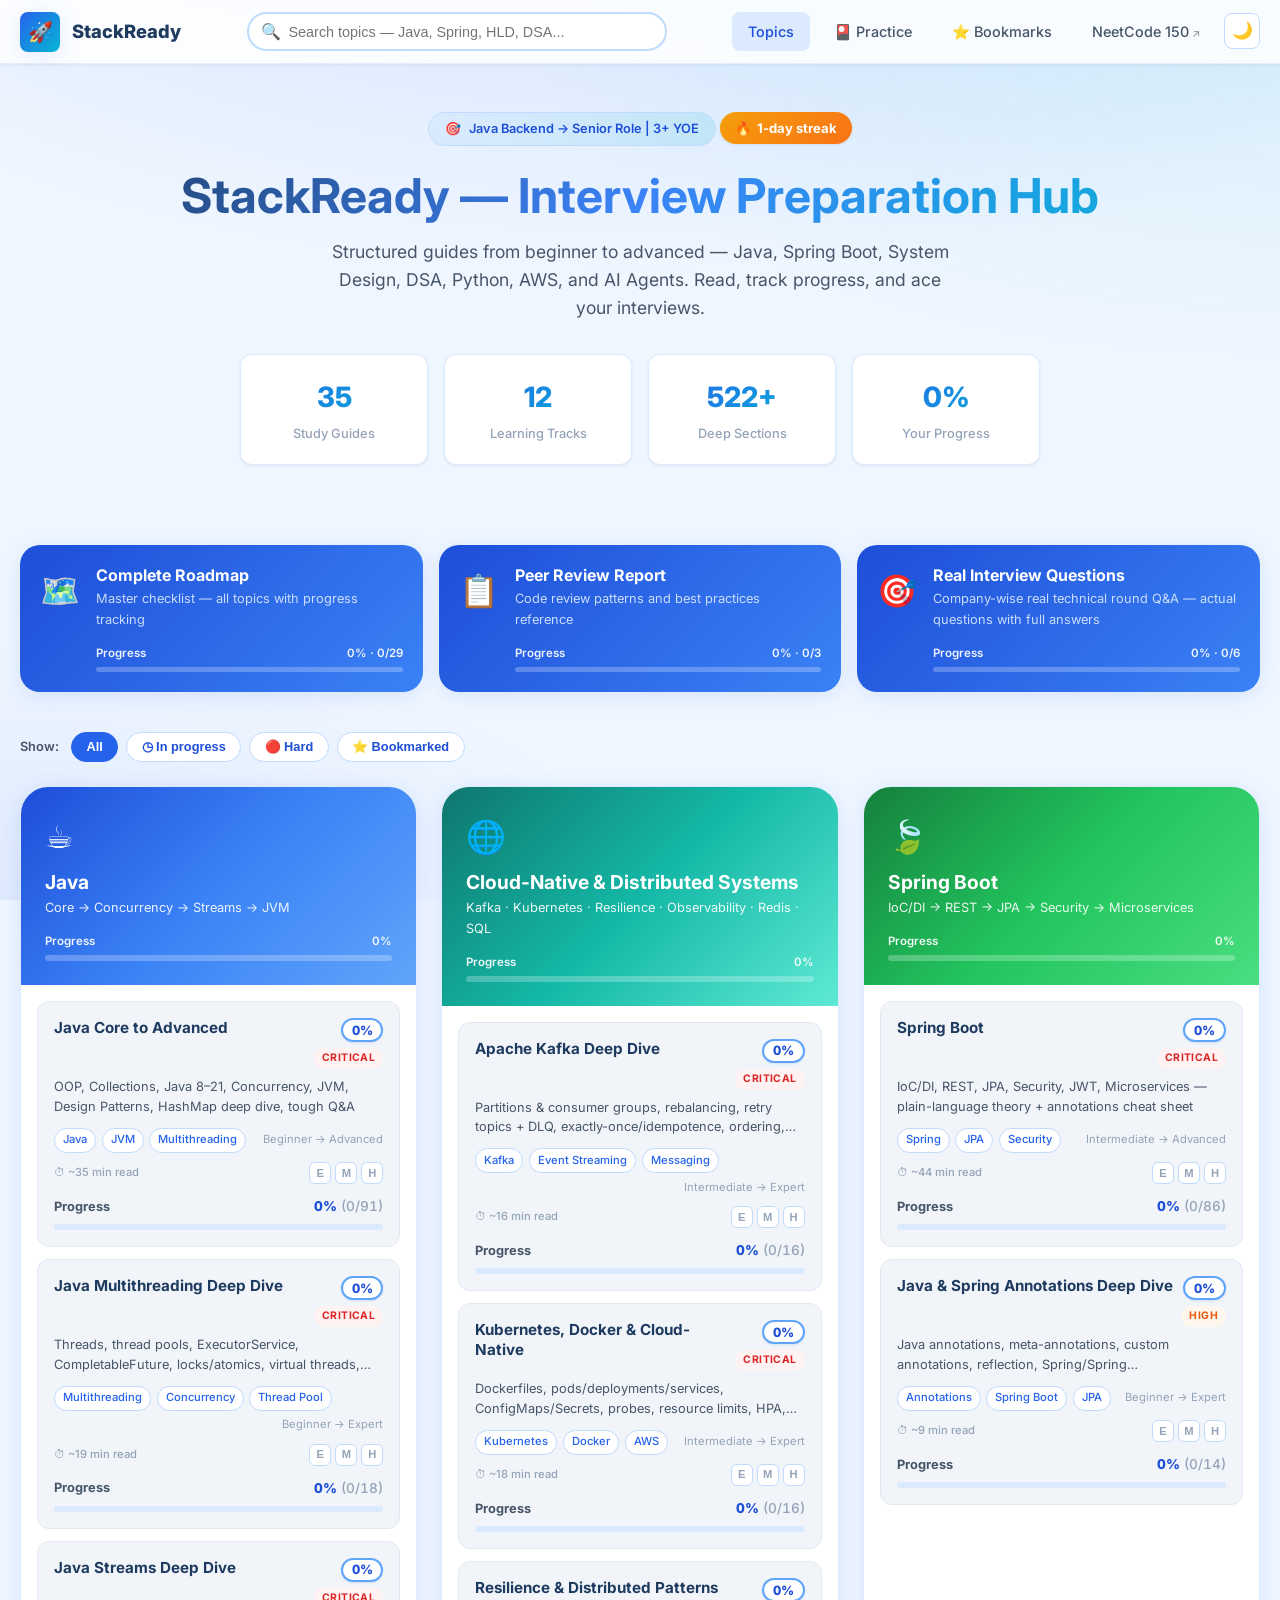
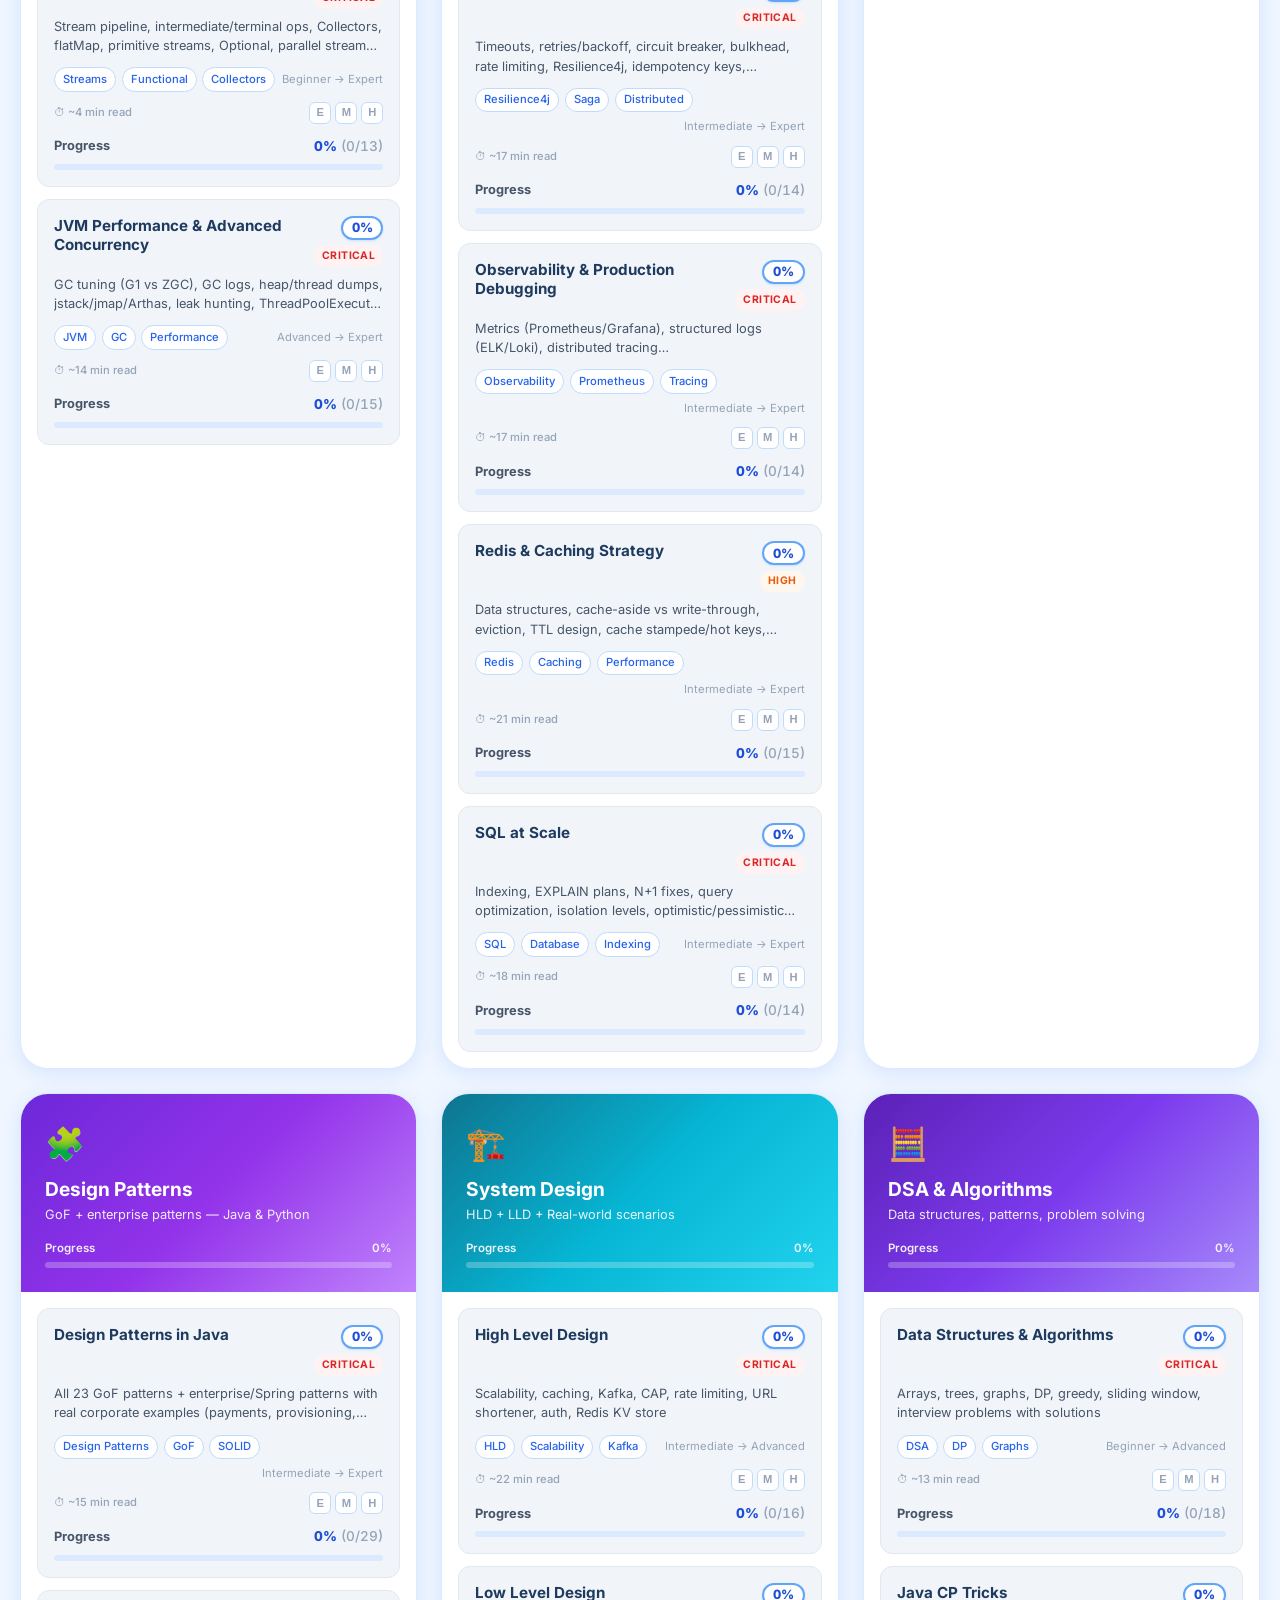
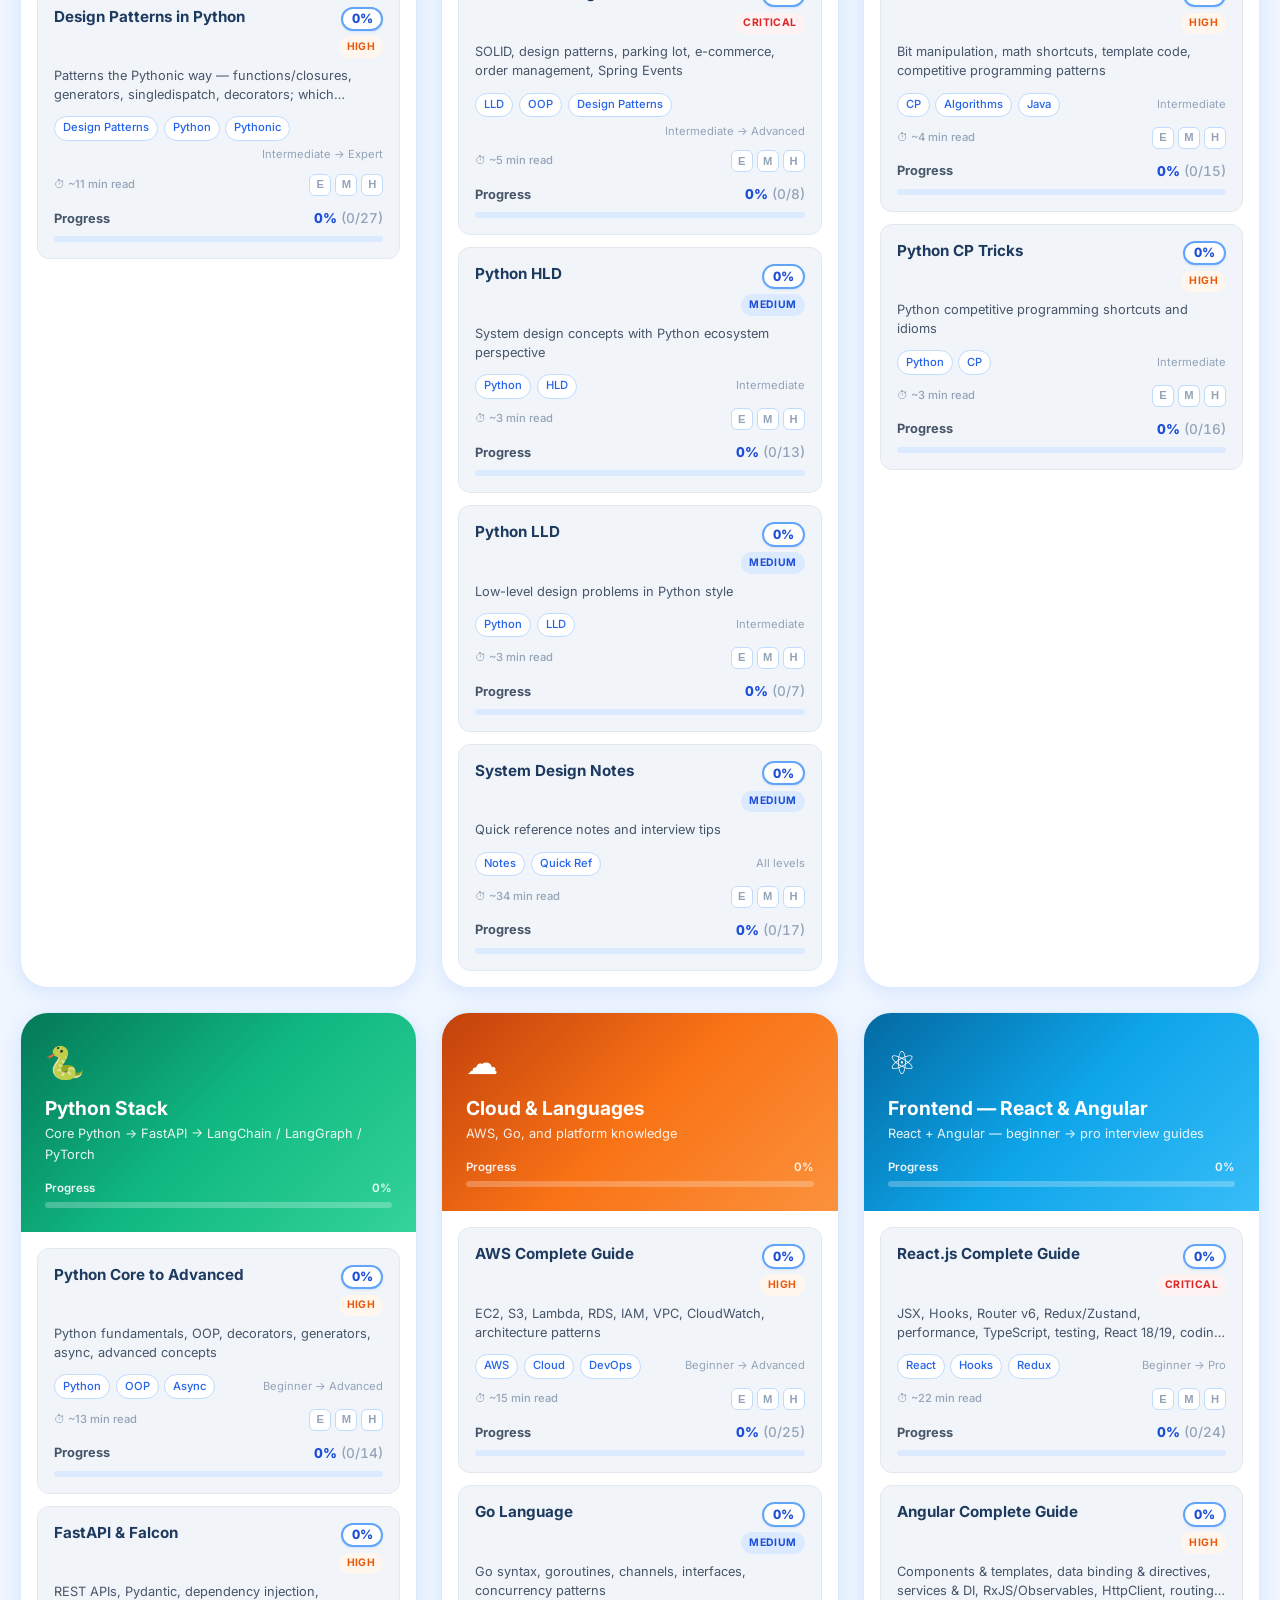
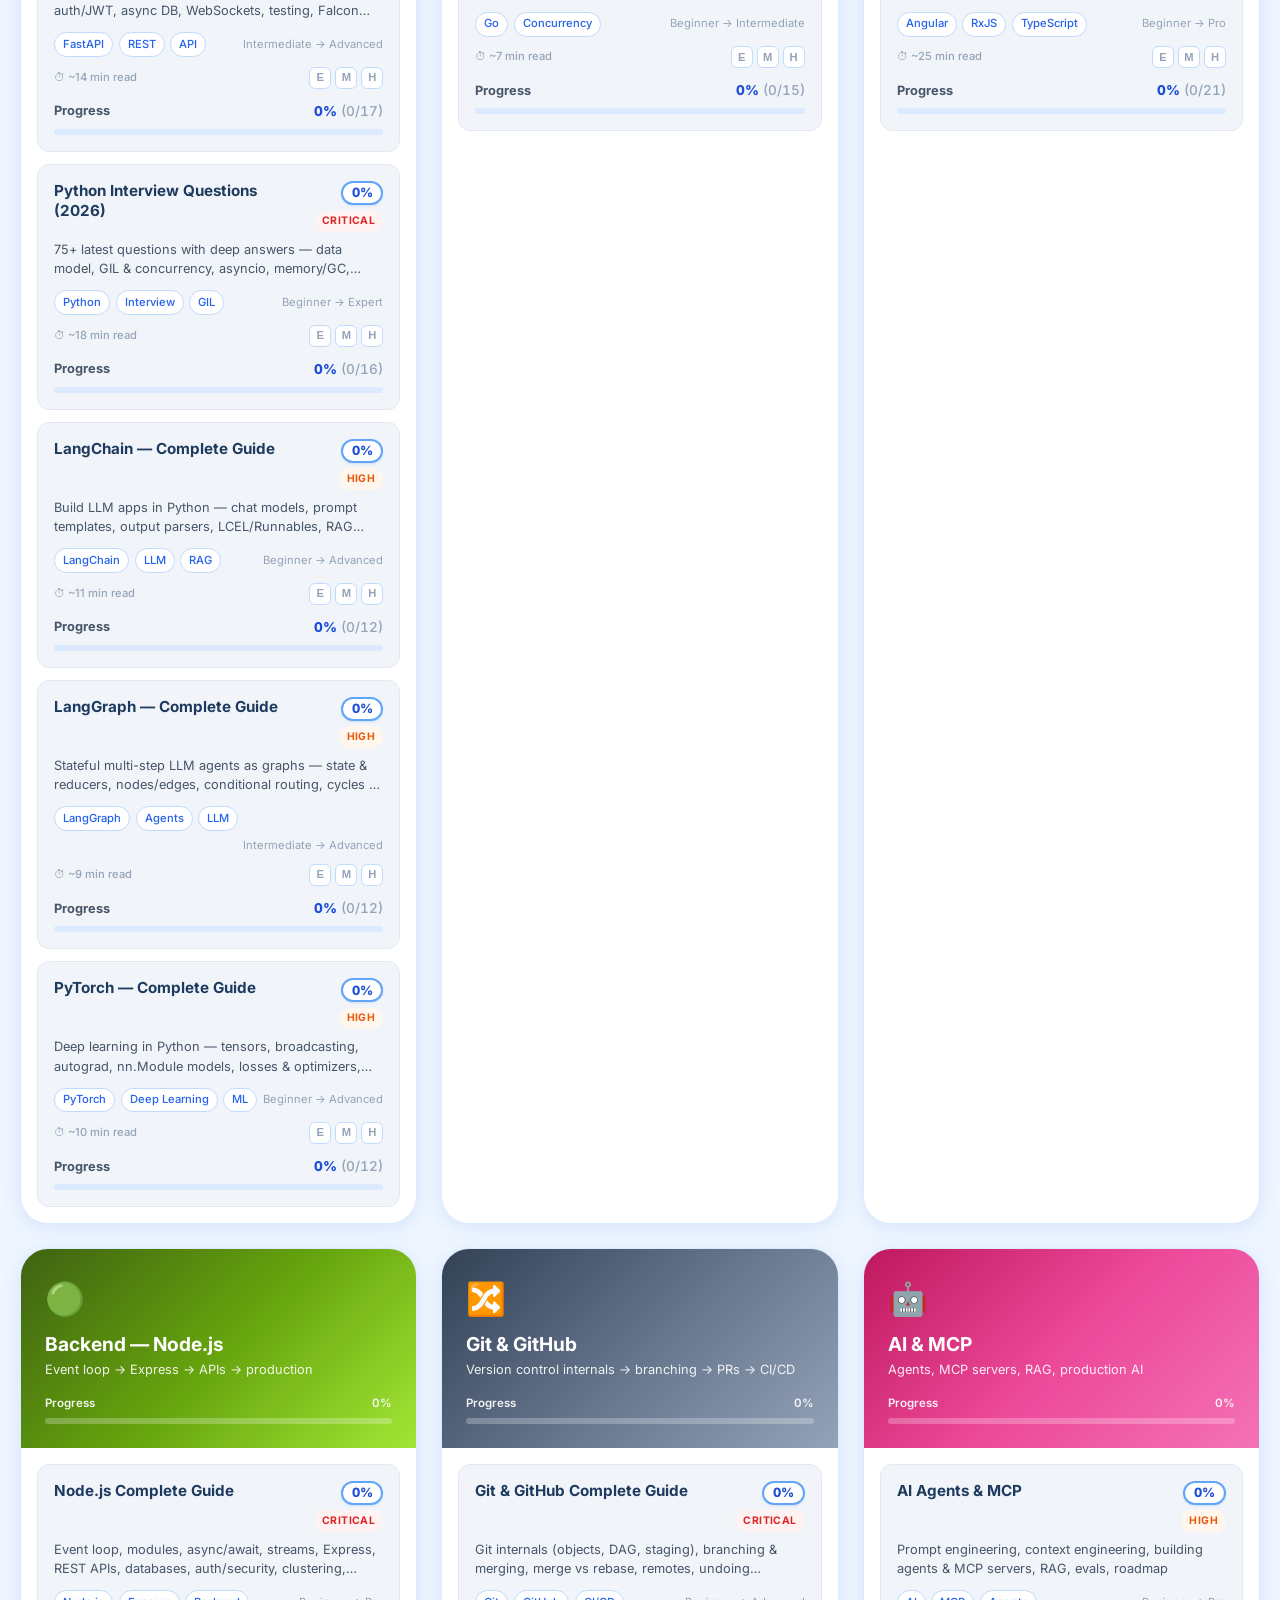
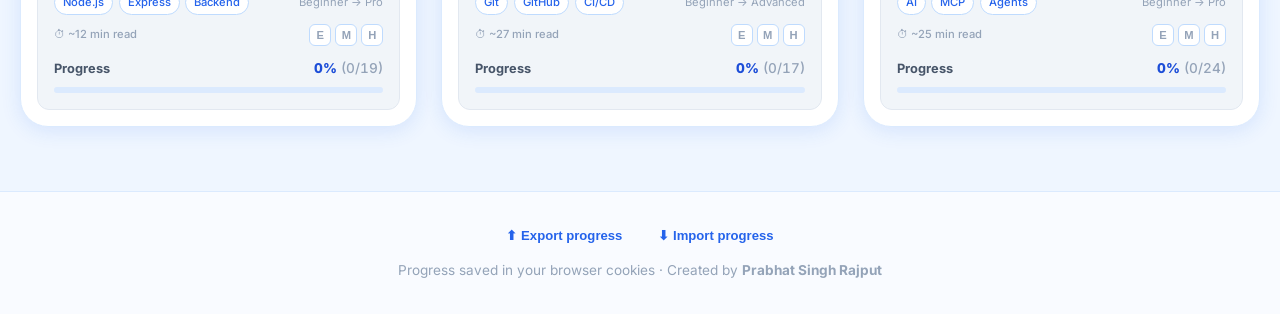
<file: index.html>
<!DOCTYPE html>
<html lang="en">
<head>
  <meta charset="UTF-8">
  <meta name="viewport" content="width=device-width, initial-scale=1.0">
  <meta name="author" content="Prabhat Singh Rajput">
  <meta name="description" content="StackReady by Prabhat Singh Rajput — Java, Spring, React, System Design, DSA interview prep">
  <title>StackReady — Interview Prep</title>
  <link rel="icon" href="favicon.svg" type="image/svg+xml">
  <link rel="alternate icon" href="favicon.svg">
  <link rel="apple-touch-icon" href="favicon.svg">
  <link rel="manifest" href="site.webmanifest">
  <meta name="theme-color" content="#2563eb">
  <link rel="preconnect" href="https://fonts.googleapis.com">
  <link rel="preconnect" href="https://fonts.gstatic.com" crossorigin>
  <link href="https://fonts.googleapis.com/css2?family=Inter:wght@400;500;600;700;800&family=JetBrains+Mono:wght@400;500&display=swap" rel="stylesheet">
  <link rel="stylesheet" href="assets/css/styles.css?v=b2e36a6c9e4f">
  <script>(function(){try{var m=document.cookie.match(/(?:^|;\s*)sr_theme=([^;]+)/);if(m&&decodeURIComponent(m[1])==='dark'){document.documentElement.setAttribute('data-theme','dark');}}catch(e){}})();</script>
</head>
<body>
  <div class="app-shell">
    <header class="site-header">
      <div class="container header-inner">
        <a href="index.html" class="logo">
          <span class="logo-icon">🚀</span>
          <span>StackReady</span>
        </a>

        <div class="search-wrap" id="searchWrap">
          <span class="search-icon">🔍</span>
          <input type="search" class="search-input" id="globalSearch" placeholder="Search topics — Java, Spring, HLD, DSA..." autocomplete="off">
          <div class="search-results" id="searchResults"></div>
        </div>

        <nav class="header-nav">
          <a href="#tracks" class="nav-link active">Topics</a>
          <a href="practice.html" class="nav-link">🎴 Practice</a>
          <a href="practice.html#bookmarks" class="nav-link">⭐ Bookmarks</a>
          <a href="https://neetcode.io/practice/practice/neetcode150" class="nav-link nav-external" target="_blank" rel="noopener noreferrer">NeetCode 150</a>
          <button class="install-btn" id="installBtn" style="display:none;" title="Install StackReady">⬇ Install</button>
          <button class="theme-toggle" id="themeToggle" title="Toggle dark mode" aria-label="Toggle dark mode">🌙</button>
        </nav>
      </div>
    </header>

    <main>
      <section class="hero">
        <div class="container">
          <div class="hero-badge">
            <span>🎯</span>
            <span>Java Backend → Senior Role | 3+ YOE</span>
          </div>
          <div class="streak-chip" id="streakChip" style="display:none;"></div>
          <h1>StackReady — Interview Preparation Hub</h1>
          <p>
            Structured guides from beginner to advanced — Java, Spring Boot, System Design,
            DSA, Python, AWS, and AI Agents. Read, track progress, and ace your interviews.
          </p>

          <div class="stats-row" id="statsRow">
            <div class="stat-card">
              <div class="stat-value" id="statTopics">—</div>
              <div class="stat-label">Study Guides</div>
            </div>
            <div class="stat-card">
              <div class="stat-value" id="statTracks">7</div>
              <div class="stat-label">Learning Tracks</div>
            </div>
            <div class="stat-card">
              <div class="stat-value" id="statSections">100+</div>
              <div class="stat-label">Deep Sections</div>
            </div>
            <div class="stat-card">
              <div class="stat-value" id="statProgress">0%</div>
              <div class="stat-label">Your Progress</div>
            </div>
          </div>
        </div>
      </section>

      <section class="container">
        <div id="resumeBanner"></div>
        <div class="utility-strip" id="utilityStrip"></div>
      </section>

      <section class="container" id="tracks">
        <div class="filter-bar" id="filterBar">
          <span class="filter-bar-label">Show:</span>
          <button class="filter-chip active" data-filter="all">All</button>
          <button class="filter-chip" data-filter="unchecked">◷ In progress</button>
          <button class="filter-chip" data-filter="hard">🔴 Hard</button>
          <button class="filter-chip" data-filter="bookmarked">⭐ Bookmarked</button>
          <span class="filter-bar-hint" id="filterHint"></span>
        </div>
        <div class="tracks-grid" id="tracksGrid"></div>
      </section>
    </main>

    <footer class="site-footer">
      <div class="container">
        <div class="data-actions">
          <button class="btn-link-sm" id="exportBtn" title="Download your progress as a file">⬆ Export progress</button>
          <button class="btn-link-sm" id="importBtn" title="Restore progress from a file">⬇ Import progress</button>
          <input type="file" id="importFile" accept="application/json,.json" style="display:none;">
        </div>
        <p style="font-size:0.85rem;color:var(--gray-400);">Progress saved in your browser cookies · Created by <strong>Prabhat Singh Rajput</strong></p>
      </div>
    </footer>
  </div>

  <script src="config.js?v=b2e36a6c9e4f"></script>
  <script src="assets/js/site.js?v=b2e36a6c9e4f"></script>
  <script src="assets/js/cookies.js?v=b2e36a6c9e4f"></script>
  <script src="assets/js/theme.js?v=b2e36a6c9e4f"></script>
  <script src="assets/js/content-meta.js?v=b2e36a6c9e4f"></script>
  <script src="assets/js/study-data.js?v=b2e36a6c9e4f" defer></script>
  <script src="assets/js/confetti.js?v=b2e36a6c9e4f"></script>
  <script src="assets/js/progress-map.js?v=b2e36a6c9e4f"></script>
  <script src="assets/js/topics.js?v=b2e36a6c9e4f"></script>
  <script src="assets/js/app.js?v=b2e36a6c9e4f"></script>
</body>
</html>
</file>
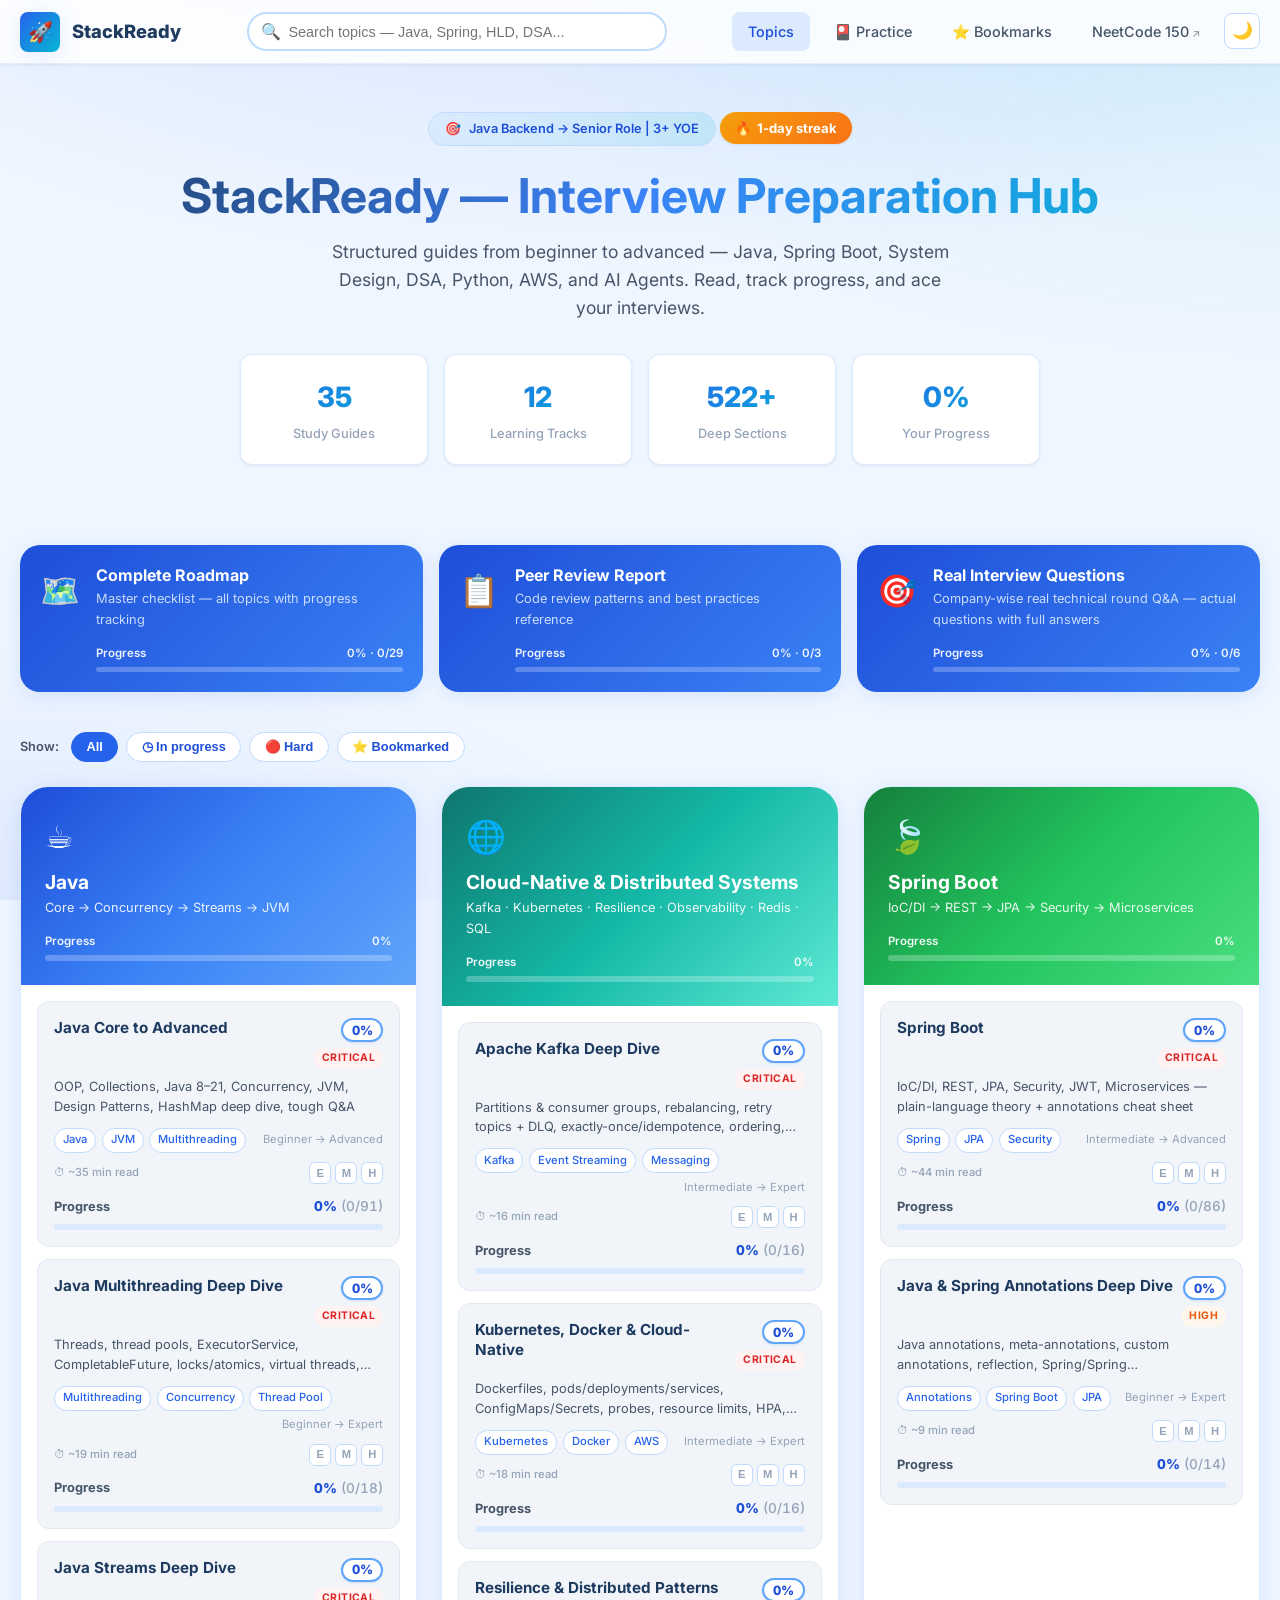
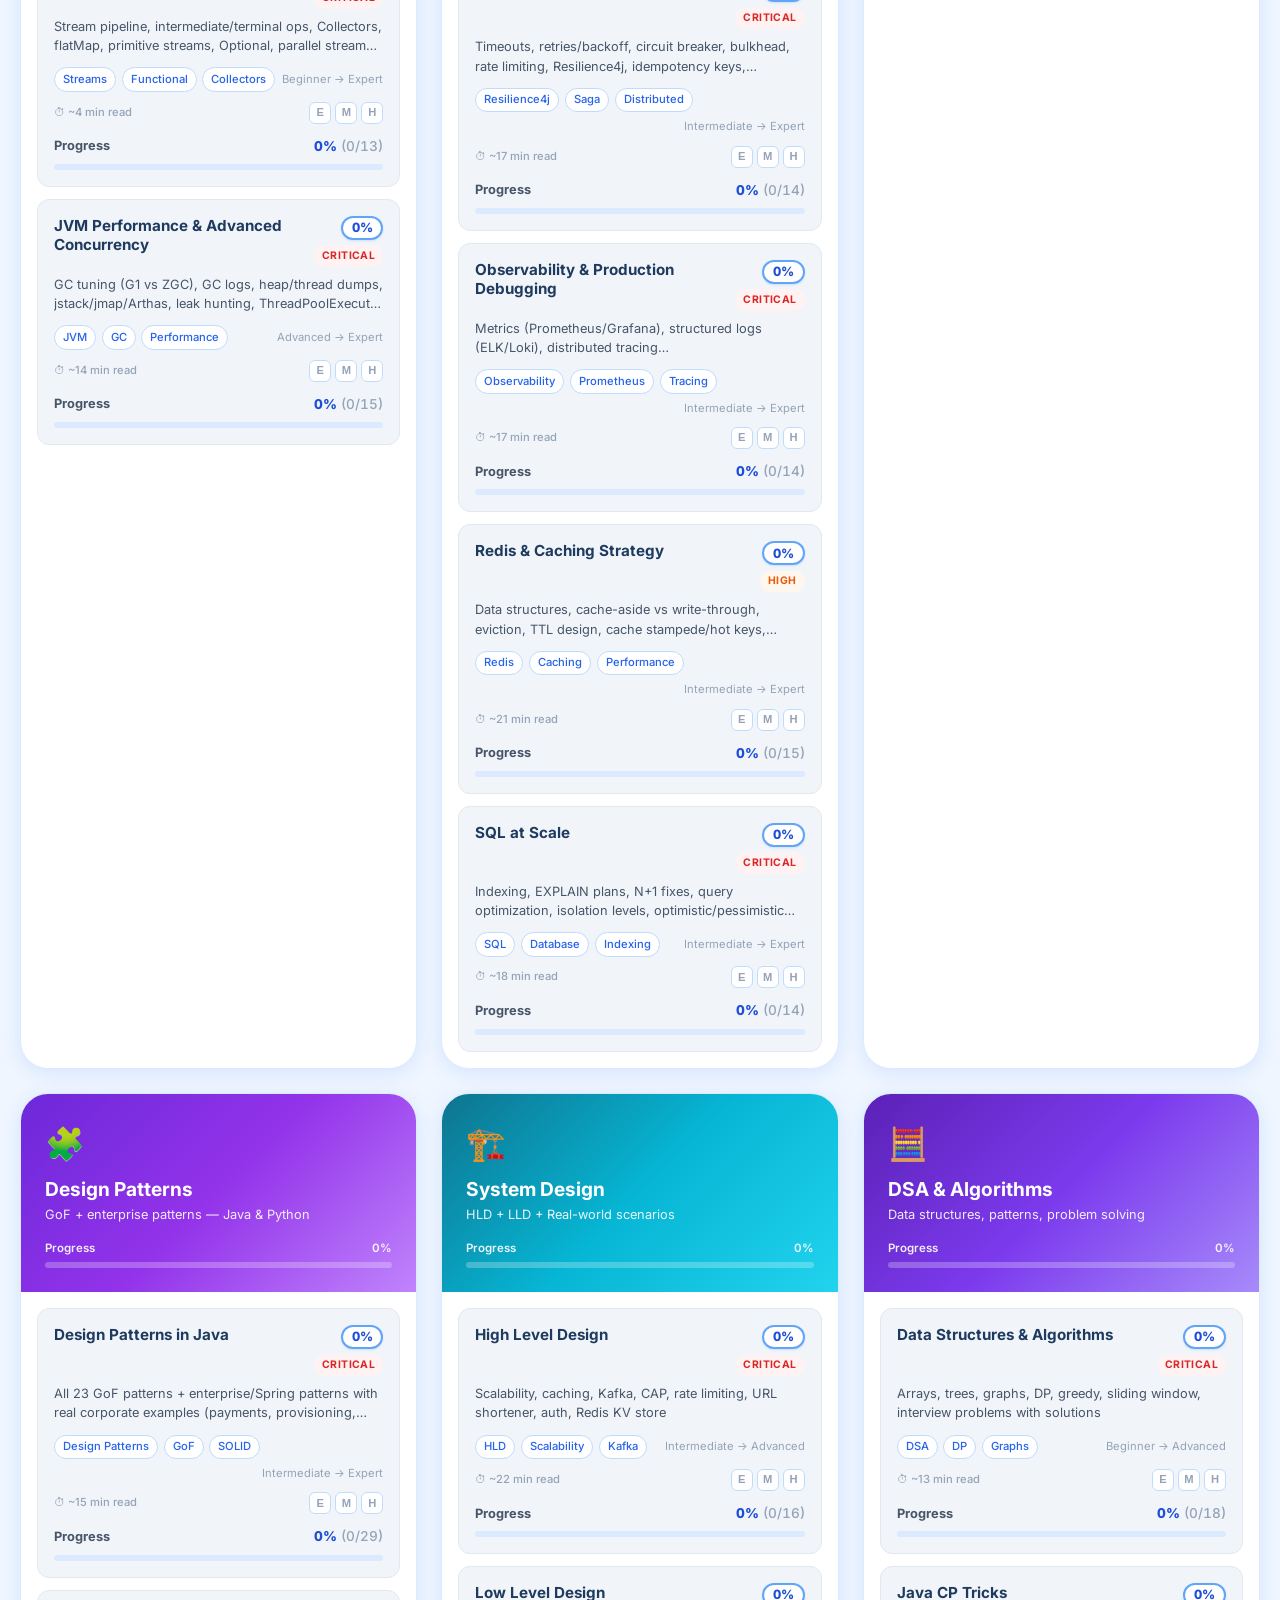
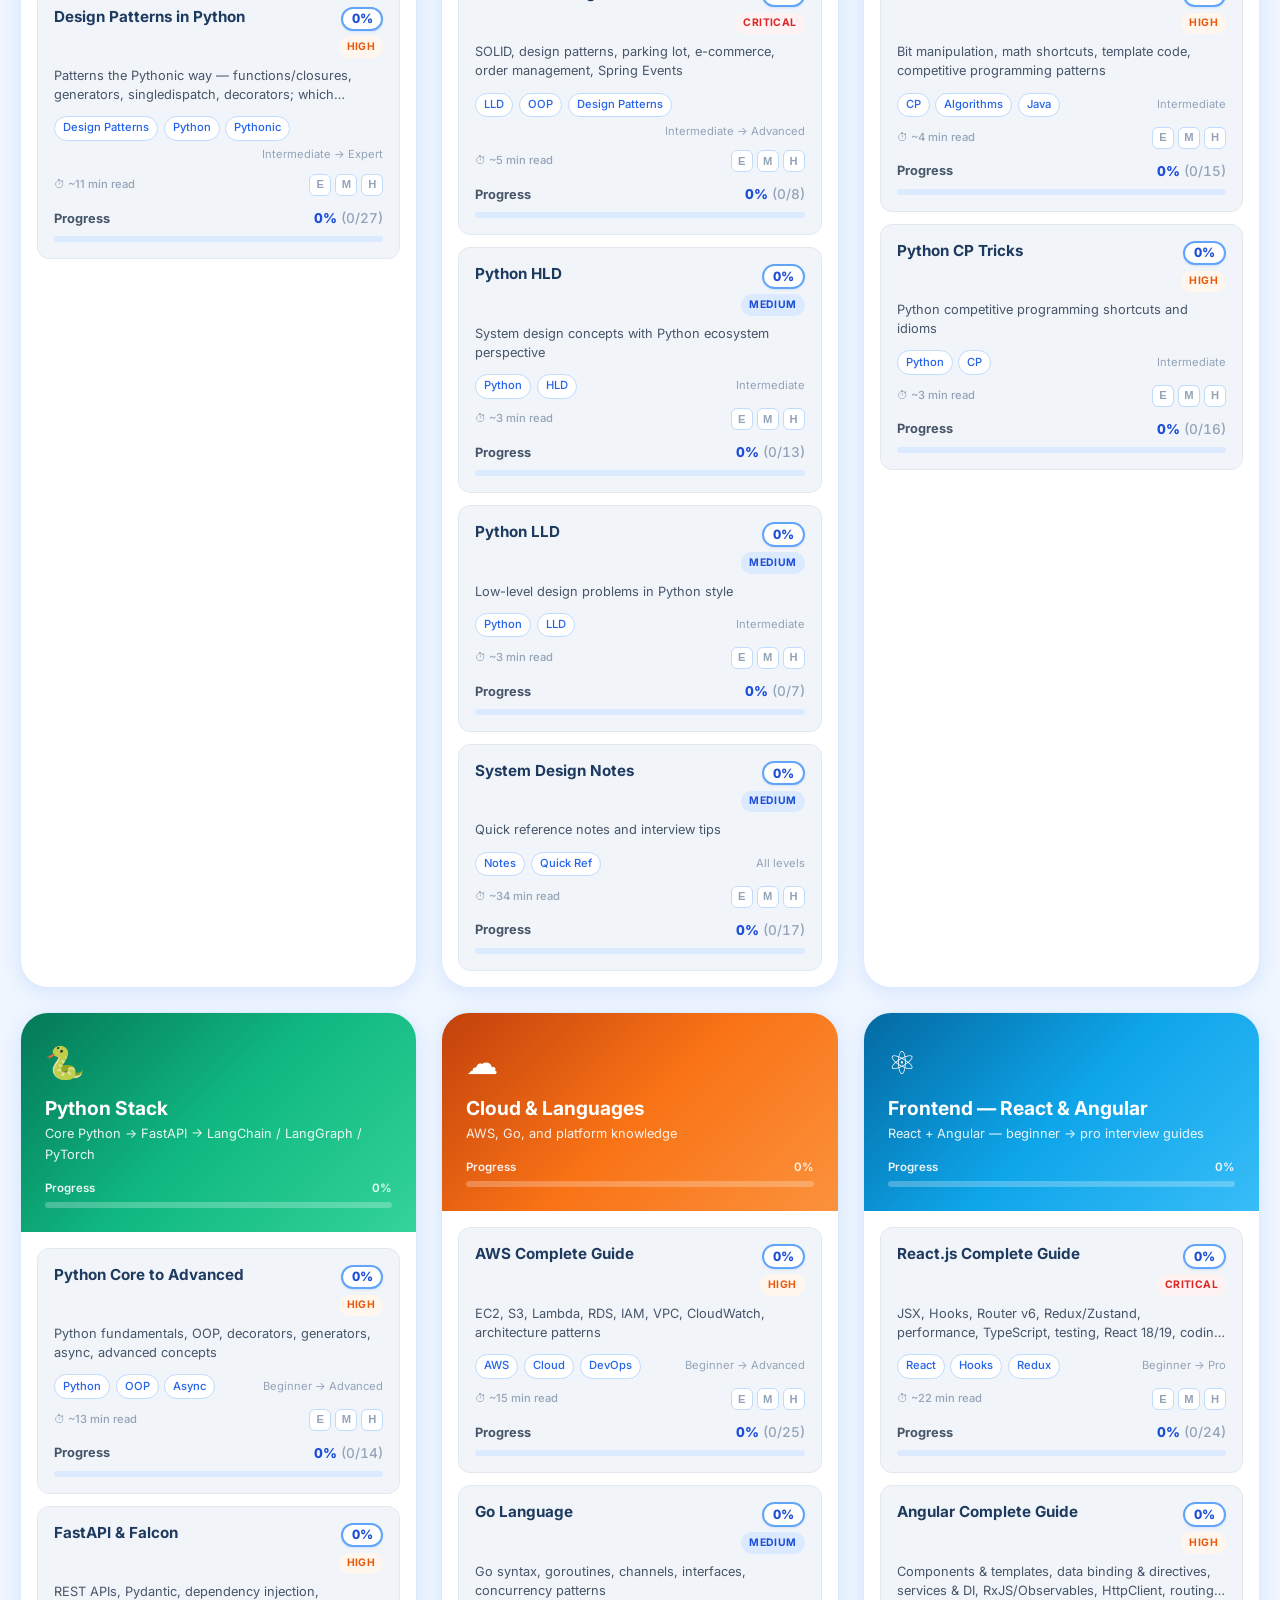
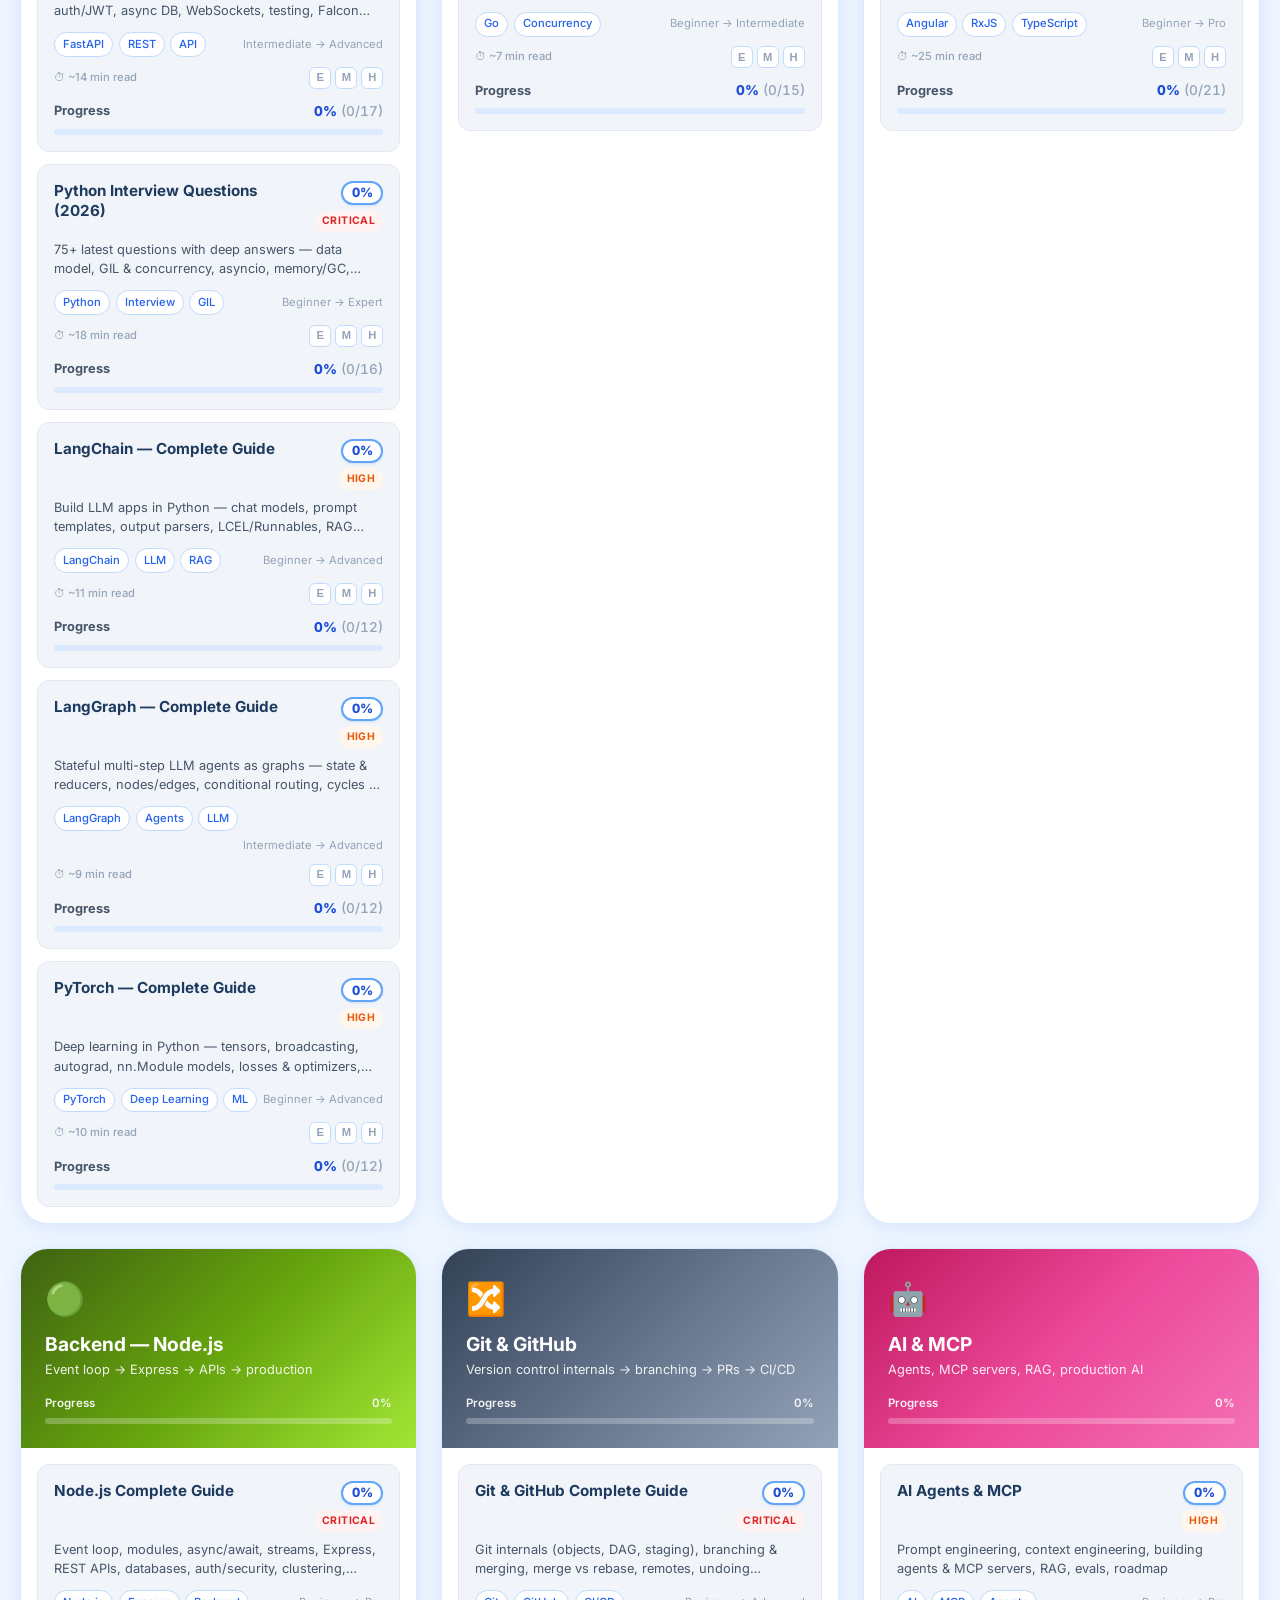
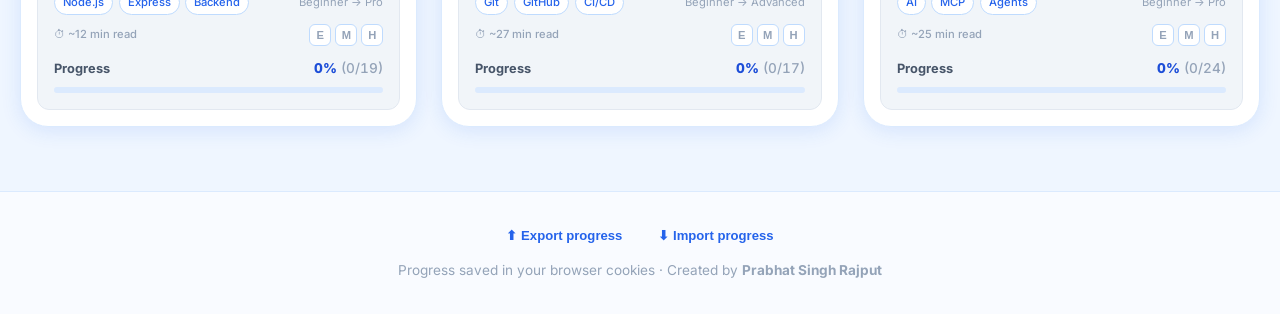
<file: website/index.html>
<!DOCTYPE html>
<html lang="en">
<head>
  <meta charset="UTF-8">
  <meta name="viewport" content="width=device-width, initial-scale=1.0">
  <meta name="author" content="Prabhat Singh Rajput">
  <meta name="description" content="StackReady by Prabhat Singh Rajput — Java, Spring, React, System Design, DSA interview prep">
  <title>StackReady — Interview Prep</title>
  <link rel="icon" href="favicon.svg" type="image/svg+xml">
  <link rel="alternate icon" href="favicon.svg">
  <link rel="apple-touch-icon" href="favicon.svg">
  <link rel="manifest" href="site.webmanifest">
  <meta name="theme-color" content="#2563eb">
  <link rel="preconnect" href="https://fonts.googleapis.com">
  <link rel="preconnect" href="https://fonts.gstatic.com" crossorigin>
  <link href="https://fonts.googleapis.com/css2?family=Inter:wght@400;500;600;700;800&family=JetBrains+Mono:wght@400;500&display=swap" rel="stylesheet">
  <link rel="stylesheet" href="assets/css/styles.css?v=1792335789320">
  <script>(function(){try{var m=document.cookie.match(/(?:^|;\s*)sr_theme=([^;]+)/);if(m&&decodeURIComponent(m[1])==='dark'){document.documentElement.setAttribute('data-theme','dark');}}catch(e){}})();</script>
</head>
<body>
  <div class="app-shell">
    <header class="site-header">
      <div class="container header-inner">
        <a href="index.html" class="logo">
          <span class="logo-icon">🚀</span>
          <span>StackReady</span>
        </a>

        <div class="search-wrap" id="searchWrap">
          <span class="search-icon">🔍</span>
          <input type="search" class="search-input" id="globalSearch" placeholder="Search topics — Java, Spring, HLD, DSA..." autocomplete="off">
          <div class="search-results" id="searchResults"></div>
        </div>

        <nav class="header-nav">
          <a href="#tracks" class="nav-link active">Topics</a>
          <a href="practice.html" class="nav-link">🎴 Practice</a>
          <a href="practice.html#bookmarks" class="nav-link">⭐ Bookmarks</a>
          <a href="https://neetcode.io/practice/practice/neetcode150" class="nav-link nav-external" target="_blank" rel="noopener noreferrer">NeetCode 150</a>
          <button class="install-btn" id="installBtn" style="display:none;" title="Install StackReady">⬇ Install</button>
          <button class="theme-toggle" id="themeToggle" title="Toggle dark mode" aria-label="Toggle dark mode">🌙</button>
        </nav>
      </div>
    </header>

    <main>
      <section class="hero">
        <div class="container">
          <div class="hero-badge">
            <span>🎯</span>
            <span>Java Backend → Senior Role | 3+ YOE</span>
          </div>
          <div class="streak-chip" id="streakChip" style="display:none;"></div>
          <h1>StackReady — Interview Preparation Hub</h1>
          <p>
            Structured guides from beginner to advanced — Java, Spring Boot, System Design,
            DSA, Python, AWS, and AI Agents. Read, track progress, and ace your interviews.
          </p>

          <div class="stats-row" id="statsRow">
            <div class="stat-card">
              <div class="stat-value" id="statTopics">—</div>
              <div class="stat-label">Study Guides</div>
            </div>
            <div class="stat-card">
              <div class="stat-value" id="statTracks">7</div>
              <div class="stat-label">Learning Tracks</div>
            </div>
            <div class="stat-card">
              <div class="stat-value" id="statSections">100+</div>
              <div class="stat-label">Deep Sections</div>
            </div>
            <div class="stat-card">
              <div class="stat-value" id="statProgress">0%</div>
              <div class="stat-label">Your Progress</div>
            </div>
          </div>
        </div>
      </section>

      <section class="container">
        <div id="resumeBanner"></div>
        <div class="utility-strip" id="utilityStrip"></div>
      </section>

      <section class="container" id="tracks">
        <div class="filter-bar" id="filterBar">
          <span class="filter-bar-label">Show:</span>
          <button class="filter-chip active" data-filter="all">All</button>
          <button class="filter-chip" data-filter="unchecked">◷ In progress</button>
          <button class="filter-chip" data-filter="hard">🔴 Hard</button>
          <button class="filter-chip" data-filter="bookmarked">⭐ Bookmarked</button>
          <span class="filter-bar-hint" id="filterHint"></span>
        </div>
        <div class="tracks-grid" id="tracksGrid"></div>
      </section>
    </main>

    <footer class="site-footer">
      <div class="container">
        <div class="data-actions">
          <button class="btn-link-sm" id="exportBtn" title="Download your progress as a file">⬆ Export progress</button>
          <button class="btn-link-sm" id="importBtn" title="Restore progress from a file">⬇ Import progress</button>
          <input type="file" id="importFile" accept="application/json,.json" style="display:none;">
        </div>
        <p style="font-size:0.85rem;color:var(--gray-400);">Progress saved in your browser cookies · Created by <strong>Prabhat Singh Rajput</strong></p>
      </div>
    </footer>
  </div>

  <script src="config.js?v=1792335789320"></script>
  <script src="assets/js/site.js?v=1792335789320"></script>
  <script src="assets/js/cookies.js?v=1792335789320"></script>
  <script src="assets/js/theme.js?v=1792335789320"></script>
  <script src="assets/js/content-meta.js?v=1792335789320"></script>
  <script src="assets/js/study-data.js?v=1792335789320" defer></script>
  <script src="assets/js/confetti.js?v=1792335789320"></script>
  <script src="assets/js/progress-map.js?v=1792335789320"></script>
  <script src="assets/js/topics.js?v=1792335789320"></script>
  <script src="assets/js/app.js?v=1792335789320"></script>
</body>
</html>
</file>
<file: assets/css/styles.css>
/* ============================================================
   Interview Prep Hub — Blue Theme Responsive Styles
   ============================================================ */

:root {
  --blue-950: #0c1929;
  --blue-900: #0f2744;
  --blue-800: #1e3a5f;
  --blue-700: #1d4ed8;
  --blue-600: #2563eb;
  --blue-500: #3b82f6;
  --blue-400: #60a5fa;
  --blue-300: #93c5fd;
  --blue-200: #bfdbfe;
  --blue-100: #dbeafe;
  --blue-50: #eff6ff;
  --cyan-500: #06b6d4;
  --cyan-400: #22d3ee;
  --white: #ffffff;
  --gray-100: #f1f5f9;
  --gray-200: #e2e8f0;
  --gray-400: #94a3b8;
  --gray-600: #475569;
  --gray-800: #1e293b;
  --shadow-sm: 0 1px 3px rgba(15, 39, 68, 0.08);
  --shadow-md: 0 4px 20px rgba(37, 99, 235, 0.12);
  --shadow-lg: 0 12px 40px rgba(37, 99, 235, 0.18);
  --shadow-glow: 0 0 60px rgba(59, 130, 246, 0.25);
  --radius-sm: 8px;
  --radius-md: 12px;
  --radius-lg: 20px;
  --radius-xl: 28px;
  --sidebar-width: 280px;
  --header-height: 64px;
  --transition: 0.25s cubic-bezier(0.4, 0, 0.2, 1);
  --font-sans: 'Inter', 'Segoe UI', system-ui, -apple-system, sans-serif;
  --font-mono: 'JetBrains Mono', 'Cascadia Code', 'Fira Code', monospace;
}

*, *::before, *::after { box-sizing: border-box; margin: 0; padding: 0; }

html {
  scroll-behavior: smooth;
  font-size: 16px;
}

body {
  font-family: var(--font-sans);
  background: var(--blue-50);
  color: var(--gray-800);
  line-height: 1.6;
  min-height: 100vh;
  -webkit-font-smoothing: antialiased;
}

/* ---- Background pattern ---- */
body::before {
  content: '';
  position: fixed;
  inset: 0;
  background:
    radial-gradient(ellipse 80% 50% at 50% -20%, rgba(59, 130, 246, 0.18), transparent),
    radial-gradient(ellipse 60% 40% at 100% 0%, rgba(6, 182, 212, 0.1), transparent),
    radial-gradient(ellipse 50% 30% at 0% 100%, rgba(37, 99, 235, 0.08), transparent);
  pointer-events: none;
  z-index: 0;
}

/* ---- Typography ---- */
h1, h2, h3, h4 { line-height: 1.25; font-weight: 700; color: var(--blue-900); }
a { color: var(--blue-600); text-decoration: none; transition: color var(--transition); }
a:hover { color: var(--blue-700); }

/* ---- Layout shell ---- */
.app-shell { position: relative; z-index: 1; min-height: 100vh; }

.container {
  width: 100%;
  max-width: 1440px;
  margin: 0 auto;
  padding: 0 1.25rem;
}

/* ---- Header ---- */
.site-header {
  position: sticky;
  top: 0;
  z-index: 100;
  height: var(--header-height);
  background: rgba(255, 255, 255, 0.85);
  backdrop-filter: blur(16px);
  border-bottom: 1px solid rgba(59, 130, 246, 0.12);
  box-shadow: var(--shadow-sm);
}

.header-inner {
  display: flex;
  align-items: center;
  justify-content: space-between;
  height: 100%;
  gap: 1rem;
}

.logo {
  display: flex;
  align-items: center;
  gap: 0.75rem;
  font-weight: 800;
  font-size: 1.15rem;
  color: var(--blue-800);
  text-decoration: none;
}

.logo-text {
  display: flex;
  flex-direction: column;
  line-height: 1.2;
}

.logo-title {
  font-size: 1.15rem;
  font-weight: 800;
  color: var(--blue-800);
}

.logo-author {
  font-size: 0.7rem;
  font-weight: 500;
  color: var(--blue-500);
  letter-spacing: 0.02em;
}

.logo-icon {
  width: 40px;
  height: 40px;
  background: linear-gradient(135deg, var(--blue-600), var(--cyan-500));
  border-radius: var(--radius-sm);
  display: flex;
  align-items: center;
  justify-content: center;
  font-size: 1.25rem;
  box-shadow: var(--shadow-md);
}

.header-nav {
  display: flex;
  align-items: center;
  gap: 0.5rem;
}

.nav-link {
  padding: 0.5rem 1rem;
  border-radius: var(--radius-sm);
  font-size: 0.9rem;
  font-weight: 500;
  color: var(--gray-600);
  transition: all var(--transition);
}

.nav-link:hover, .nav-link.active {
  background: var(--blue-100);
  color: var(--blue-700);
}

.nav-external::after {
  content: ' ↗';
  font-size: 0.75em;
  opacity: 0.6;
}

/* ---- Search ---- */
.search-wrap {
  position: relative;
  flex: 1;
  max-width: 420px;
}

.search-input {
  width: 100%;
  padding: 0.6rem 1rem 0.6rem 2.5rem;
  border: 2px solid var(--blue-200);
  border-radius: 999px;
  font-size: 0.9rem;
  background: var(--white);
  transition: border-color var(--transition), box-shadow var(--transition);
  outline: none;
}

.search-input:focus {
  border-color: var(--blue-500);
  box-shadow: 0 0 0 4px rgba(59, 130, 246, 0.15);
}

.search-icon {
  position: absolute;
  left: 0.9rem;
  top: 50%;
  transform: translateY(-50%);
  color: var(--blue-400);
  pointer-events: none;
}

.search-results {
  position: absolute;
  top: calc(100% + 6px);
  left: 0;
  right: 0;
  background: var(--white);
  border-radius: var(--radius-md);
  box-shadow: var(--shadow-lg);
  border: 1px solid var(--blue-100);
  max-height: 360px;
  overflow-y: auto;
  display: none;
  z-index: 200;
}

.search-results.open { display: block; }

.search-result-item {
  display: block;
  padding: 0.75rem 1rem;
  border-bottom: 1px solid var(--gray-100);
  transition: background var(--transition);
}

.search-result-item:hover { background: var(--blue-50); }
.search-result-item:last-child { border-bottom: none; }

.search-result-title { font-weight: 600; font-size: 0.9rem; color: var(--blue-800); }
.search-result-meta { font-size: 0.75rem; color: var(--gray-400); margin-top: 2px; }

/* ---- Hero ---- */
.hero {
  padding: 3rem 0 2.5rem;
  text-align: center;
}

.hero-badge {
  display: inline-flex;
  align-items: center;
  gap: 0.5rem;
  padding: 0.35rem 1rem;
  background: linear-gradient(135deg, var(--blue-100), rgba(6, 182, 212, 0.15));
  border: 1px solid var(--blue-200);
  border-radius: 999px;
  font-size: 0.8rem;
  font-weight: 600;
  color: var(--blue-700);
  margin-bottom: 1.25rem;
}

.hero h1 {
  font-size: clamp(2rem, 5vw, 3rem);
  background: linear-gradient(135deg, var(--blue-800), var(--blue-500), var(--cyan-500));
  -webkit-background-clip: text;
  -webkit-text-fill-color: transparent;
  background-clip: text;
  margin-bottom: 0.75rem;
}

.hero p {
  font-size: 1.1rem;
  color: var(--gray-600);
  max-width: 640px;
  margin: 0 auto 2rem;
}

.hero-byline {
  font-size: 1rem !important;
  color: var(--blue-600) !important;
  margin: -0.25rem auto 1rem !important;
}

/* ---- Stats row ---- */
.stats-row {
  display: grid;
  grid-template-columns: repeat(auto-fit, minmax(140px, 1fr));
  gap: 1rem;
  max-width: 800px;
  margin: 0 auto 2.5rem;
}

.stat-card {
  background: var(--white);
  border-radius: var(--radius-md);
  padding: 1.25rem;
  text-align: center;
  border: 1px solid var(--blue-100);
  box-shadow: var(--shadow-sm);
  transition: transform var(--transition), box-shadow var(--transition);
}

.stat-card:hover {
  transform: translateY(-2px);
  box-shadow: var(--shadow-md);
}

.stat-value {
  font-size: 1.75rem;
  font-weight: 800;
  background: linear-gradient(135deg, var(--blue-600), var(--cyan-500));
  -webkit-background-clip: text;
  -webkit-text-fill-color: transparent;
  background-clip: text;
}

.stat-label {
  font-size: 0.8rem;
  color: var(--gray-400);
  font-weight: 500;
  margin-top: 0.25rem;
}

/* ---- Utility docs strip ---- */
.utility-strip {
  display: grid;
  grid-template-columns: repeat(auto-fit, minmax(260px, 1fr));
  gap: 1rem;
  margin-bottom: 2.5rem;
}

.utility-card {
  display: flex;
  align-items: flex-start;
  gap: 1rem;
  padding: 1.25rem;
  background: linear-gradient(135deg, var(--blue-700), var(--blue-500));
  border-radius: var(--radius-lg);
  color: var(--white);
  text-decoration: none;
  box-shadow: var(--shadow-md);
  transition: transform var(--transition), box-shadow var(--transition);
}

.utility-card-body {
  flex: 1;
  min-width: 0;
}

.utility-card:hover {
  transform: translateY(-3px);
  box-shadow: var(--shadow-lg);
  color: var(--white);
}

.utility-card-icon { font-size: 2rem; flex-shrink: 0; }
.utility-card h3 { color: var(--white); font-size: 1rem; margin-bottom: 0.25rem; }
.utility-card p { font-size: 0.8rem; opacity: 0.9; color: var(--blue-100); }

.utility-progress {
  margin-top: 0.85rem;
}
.utility-progress-top {
  display: flex;
  justify-content: space-between;
  font-size: 0.72rem;
  font-weight: 600;
  color: rgba(255, 255, 255, 0.92);
  margin-bottom: 0.3rem;
}
.utility-progress-wrap {
  height: 5px;
  background: rgba(255, 255, 255, 0.25);
  border-radius: 999px;
  overflow: hidden;
}
.utility-progress-bar {
  height: 100%;
  background: #fff;
  border-radius: 999px;
  transition: width 0.5s ease;
}

/* ---- Track columns grid ---- */
.tracks-grid {
  display: grid;
  grid-template-columns: repeat(3, 1fr);
  gap: 1.5rem;
  padding-bottom: 4rem;
}

.track-column {
  background: var(--white);
  border-radius: var(--radius-xl);
  border: 1px solid var(--blue-100);
  box-shadow: var(--shadow-md);
  overflow: hidden;
  display: flex;
  flex-direction: column;
  transition: box-shadow var(--transition);
}

.track-column:hover { box-shadow: var(--shadow-lg); }

.track-header {
  padding: 1.5rem;
  color: var(--white);
  position: relative;
  overflow: hidden;
}

.track-header::after {
  content: '';
  position: absolute;
  top: -50%;
  right: -30%;
  width: 120px;
  height: 120px;
  background: rgba(255, 255, 255, 0.1);
  border-radius: 50%;
}

.track-icon { font-size: 2rem; margin-bottom: 0.5rem; }
.track-header h2 { color: var(--white); font-size: 1.2rem; margin-bottom: 0.25rem; }
.track-header p { font-size: 0.8rem; opacity: 0.9; }

.track-body {
  padding: 1rem;
  flex: 1;
  display: flex;
  flex-direction: column;
  gap: 0.75rem;
}

/* ---- Topic cards ---- */
.topic-card {
  display: block;
  padding: 1rem;
  border-radius: var(--radius-md);
  border: 1px solid var(--gray-200);
  background: var(--gray-100);
  text-decoration: none;
  transition: all var(--transition);
  position: relative;
}

.topic-card:hover {
  border-color: var(--blue-300);
  background: var(--blue-50);
  transform: translateX(4px);
  box-shadow: var(--shadow-sm);
}

.topic-card-header {
  display: flex;
  align-items: flex-start;
  justify-content: space-between;
  gap: 0.5rem;
  margin-bottom: 0.5rem;
}

.topic-card-badges {
  display: flex;
  flex-direction: column;
  align-items: flex-end;
  gap: 0.35rem;
  flex-shrink: 0;
}

.topic-pct-badge {
  font-size: 0.8rem;
  font-weight: 800;
  font-variant-numeric: tabular-nums;
  color: var(--blue-700);
  background: var(--white);
  border: 2px solid var(--blue-400);
  padding: 0.15rem 0.55rem;
  border-radius: 999px;
  line-height: 1.2;
  box-shadow: 0 1px 2px rgba(37, 99, 235, 0.15);
}

.topic-card:hover .topic-pct-badge {
  border-color: var(--blue-500);
  color: var(--blue-800);
}

.topic-card h3 {
  font-size: 0.95rem;
  color: var(--blue-800);
  line-height: 1.3;
}

.priority-badge {
  font-size: 0.65rem;
  font-weight: 700;
  text-transform: uppercase;
  letter-spacing: 0.04em;
  padding: 0.15rem 0.5rem;
  border-radius: 999px;
  flex-shrink: 0;
}

.priority-critical { background: #fef2f2; color: #dc2626; }
.priority-high { background: #fff7ed; color: #ea580c; }
.priority-medium { background: var(--blue-100); color: var(--blue-700); }

.topic-card p {
  font-size: 0.8rem;
  color: var(--gray-600);
  line-height: 1.5;
  margin-bottom: 0.75rem;
  display: -webkit-box;
  -webkit-line-clamp: 2;
  -webkit-box-orient: vertical;
  overflow: hidden;
}

.topic-meta {
  display: flex;
  flex-wrap: wrap;
  gap: 0.35rem;
  align-items: center;
}

.tag {
  font-size: 0.7rem;
  padding: 0.15rem 0.5rem;
  background: var(--white);
  border: 1px solid var(--blue-200);
  border-radius: 999px;
  color: var(--blue-600);
  font-weight: 500;
}

.topic-level {
  font-size: 0.7rem;
  color: var(--gray-400);
  margin-left: auto;
}

.progress-bar-wrap {
  height: 6px;
  background: var(--blue-100);
  border-radius: 999px;
  overflow: hidden;
  margin-top: 0;
}

.card-progress {
  margin-top: 0.75rem;
}

.card-progress-top {
  display: flex;
  justify-content: space-between;
  align-items: center;
  font-size: 0.8rem;
  font-weight: 700;
  color: var(--gray-600);
  margin-bottom: 0.4rem;
}

.card-progress-pct {
  color: var(--blue-700);
  font-size: 0.85rem;
  font-weight: 800;
  font-variant-numeric: tabular-nums;
}

.card-progress-count {
  font-weight: 500;
  color: var(--gray-400);
}

.progress-bar {
  height: 100%;
  background: linear-gradient(90deg, var(--blue-500), var(--cyan-500));
  border-radius: 999px;
  transition: width 0.5s ease;
}

/* ---- Reader layout ---- */
.reader-layout {
  display: grid;
  grid-template-columns: var(--sidebar-width) 1fr;
  min-height: calc(100vh - var(--header-height));
}

.reader-sidebar {
  position: sticky;
  top: var(--header-height);
  height: calc(100vh - var(--header-height));
  overflow-y: auto;
  background: var(--white);
  border-right: 1px solid var(--blue-100);
  padding: 1.25rem;
}

.reader-sidebar h3 {
  font-size: 0.75rem;
  text-transform: uppercase;
  letter-spacing: 0.08em;
  color: var(--gray-400);
  margin-bottom: 1rem;
}

.toc-list { list-style: none; }

.toc-item a {
  display: block;
  padding: 0.4rem 0.75rem;
  font-size: 0.85rem;
  color: var(--gray-600);
  border-radius: var(--radius-sm);
  border-left: 3px solid transparent;
  transition: all var(--transition);
}

.toc-item a:hover {
  background: var(--blue-50);
  color: var(--blue-700);
}

.toc-item a.active {
  background: var(--blue-100);
  color: var(--blue-700);
  border-left-color: var(--blue-500);
  font-weight: 600;
}

.toc-item.toc-h3 a { padding-left: 1.5rem; font-size: 0.8rem; }

.toc-item.toc-completed a { color: var(--gray-600); }

.toc-done {
  color: #10b981;
  font-weight: 700;
  font-size: 0.85em;
}

/* ---- Section progress (end of each topic) ---- */
.section-complete-bar {
  display: flex;
  flex-direction: column;
  align-items: stretch;
  gap: 0.5rem;
  margin: 2.5rem 0 1rem;
  padding: 1rem 1.25rem;
  background: linear-gradient(135deg, var(--blue-50), rgba(255,255,255,0.9));
  border: 1px solid var(--blue-200);
  border-radius: var(--radius-md);
  box-shadow: var(--shadow-sm);
}

.section-complete-bar.section-is-done {
  background: linear-gradient(135deg, #ecfdf5, rgba(255,255,255,0.95));
  border-color: #6ee7b7;
}

/* Q&A blocks — render "**Qn. ...**" + answer as clean, scannable cards */
.markdown-body .qa-block {
  margin: 0.8rem 0;
  padding: 0.8rem 1.05rem;
  background: linear-gradient(135deg, var(--blue-50), rgba(255,255,255,0.6));
  border-left: 3px solid var(--blue-500);
  border-radius: var(--radius-md);
  line-height: 1.72;
}
.markdown-body .qa-block strong:first-child {
  display: inline-block;
  margin-bottom: 0.4rem;
  color: var(--blue-800);
  font-size: 1.02em;
}
[data-theme="dark"] .markdown-body .qa-block {
  background: #14233a;
  border-left-color: var(--blue-500);
}
[data-theme="dark"] .markdown-body .qa-block strong:first-child { color: var(--blue-200); }

.section-topics-header {
  width: 100%;
  font-size: 0.9rem;
  color: var(--blue-800);
  margin-bottom: 0.5rem;
}

.section-sync-note {
  font-weight: 400;
  font-size: 0.8rem;
  color: var(--gray-400);
}

.section-topic-list {
  list-style: none;
  margin: 0 0 0.75rem;
  padding: 0;
  width: 100%;
}

.section-topic-item {
  display: flex;
  align-items: flex-start;
  gap: 0.6rem;
  padding: 0.45rem 0;
  cursor: pointer;
  font-size: 0.88rem;
  color: var(--gray-800);
  border-bottom: 1px solid var(--blue-100);
}

.section-topic-item:last-child { border-bottom: none; }

.section-topic-item input {
  margin-top: 0.2rem;
  accent-color: var(--blue-600);
  width: 16px;
  height: 16px;
  flex-shrink: 0;
}

.section-topic-item.done span {
  text-decoration: line-through;
  color: var(--gray-400);
}

.section-topic-actions {
  width: 100%;
}

.section-mark-all-btn {
  font-size: 0.8rem;
  padding: 0.4rem 0.85rem;
}

.guide-progress-badge {
  font-size: 0.85rem;
  font-weight: 600;
  color: var(--blue-600);
  margin-right: auto;
  padding-left: 0.5rem;
}

.section-complete-label {
  font-size: 0.9rem;
  font-weight: 600;
  color: var(--blue-800);
  flex: 1;
  min-width: 180px;
}

.section-done-btn {
  white-space: nowrap;
  font-size: 0.85rem;
  padding: 0.5rem 1rem;
}

.markdown-body h2,
.markdown-body h3 {
  scroll-margin-top: calc(var(--header-height) + 1rem);
}

.reader-main {
  padding: 2rem 2.5rem 4rem;
  max-width: 900px;
}

.reader-breadcrumb {
  font-size: 0.85rem;
  color: var(--gray-400);
  margin-bottom: 1.5rem;
}

.reader-breadcrumb a { color: var(--blue-500); }

/* ---- Markdown content ---- */
.markdown-body h1 {
  font-size: 2rem;
  margin: 0 0 0.5rem;
  padding-bottom: 0.75rem;
  border-bottom: 3px solid var(--blue-200);
}

.markdown-body h2 {
  font-size: 1.5rem;
  margin: 2.5rem 0 1rem;
  padding-bottom: 0.5rem;
  border-bottom: 2px solid var(--blue-100);
}

.markdown-body h3 {
  font-size: 1.2rem;
  margin: 1.75rem 0 0.75rem;
  color: var(--blue-700);
  scroll-margin-top: calc(var(--header-height) + 1rem);
}

.markdown-body h4 { font-size: 1.05rem; margin: 1.25rem 0 0.5rem; }

.markdown-body p { margin-bottom: 1rem; color: var(--gray-800); }

.markdown-body ul, .markdown-body ol {
  margin: 0 0 1rem 1.5rem;
}

.markdown-body li { margin-bottom: 0.35rem; }

.markdown-body blockquote {
  border-left: 4px solid var(--blue-400);
  padding: 0.75rem 1.25rem;
  margin: 1rem 0;
  background: var(--blue-50);
  border-radius: 0 var(--radius-sm) var(--radius-sm) 0;
  color: var(--gray-600);
}

.markdown-body table {
  width: 100%;
  border-collapse: collapse;
  margin: 1rem 0 1.5rem;
  font-size: 0.9rem;
  overflow-x: auto;
  display: block;
}

.markdown-body th, .markdown-body td {
  border: 1px solid var(--blue-200);
  padding: 0.6rem 0.9rem;
  text-align: left;
}

.markdown-body th {
  background: linear-gradient(135deg, var(--blue-600), var(--blue-500));
  color: var(--white);
  font-weight: 600;
}

.markdown-body tr:nth-child(even) { background: var(--blue-50); }

.markdown-body code {
  font-family: var(--font-mono);
  font-size: 0.85em;
  background: var(--blue-100);
  color: var(--blue-800);
  padding: 0.15rem 0.4rem;
  border-radius: 4px;
}

.markdown-body pre {
  margin: 1rem 0 1.5rem;
  border-radius: var(--radius-md);
  overflow: hidden;
  box-shadow: var(--shadow-md);
}

.markdown-body pre code {
  display: block;
  padding: 1.25rem;
  background: var(--blue-950);
  color: #e2e8f0;
  font-size: 0.82rem;
  line-height: 1.6;
  overflow-x: auto;
  padding: 0;
  border-radius: 0;
}

.markdown-body pre.hljs { padding: 0; }

.markdown-body hr {
  border: none;
  height: 2px;
  background: linear-gradient(90deg, transparent, var(--blue-300), transparent);
  margin: 2rem 0;
}

/* Checklist items in roadmap */
.markdown-body li:has(input[type="checkbox"]) {
  list-style: none;
  margin-left: -1.5rem;
}

.checklist-item {
  display: flex;
  align-items: flex-start;
  gap: 0.5rem;
  cursor: pointer;
}

.checklist-item input {
  margin-top: 0.35rem;
  accent-color: var(--blue-600);
  width: 16px;
  height: 16px;
  flex-shrink: 0;
}

.checklist-item.done span { text-decoration: line-through; color: var(--gray-400); }

/* ---- Loading & error states ---- */
.loading-spinner {
  display: flex;
  flex-direction: column;
  align-items: center;
  justify-content: center;
  padding: 4rem;
  gap: 1rem;
  color: var(--blue-500);
}

.spinner {
  width: 48px;
  height: 48px;
  border: 4px solid var(--blue-100);
  border-top-color: var(--blue-500);
  border-radius: 50%;
  animation: spin 0.8s linear infinite;
}

@keyframes spin { to { transform: rotate(360deg); } }

.error-state {
  text-align: center;
  padding: 4rem 2rem;
  color: var(--gray-600);
}

.error-state h2 { margin-bottom: 0.5rem; }

.btn {
  display: inline-flex;
  align-items: center;
  gap: 0.5rem;
  padding: 0.65rem 1.25rem;
  border-radius: var(--radius-sm);
  font-weight: 600;
  font-size: 0.9rem;
  border: none;
  cursor: pointer;
  transition: all var(--transition);
  text-decoration: none;
}

.btn-primary {
  background: linear-gradient(135deg, var(--blue-600), var(--blue-500));
  color: var(--white);
  box-shadow: var(--shadow-sm);
}

.btn-primary:hover {
  transform: translateY(-1px);
  box-shadow: var(--shadow-md);
  color: var(--white);
}

.btn-outline {
  background: var(--white);
  color: var(--blue-600);
  border: 2px solid var(--blue-300);
}

.btn-outline:hover { background: var(--blue-50); }

/* ---- Mobile menu ---- */
.menu-toggle {
  display: none;
  background: none;
  border: none;
  font-size: 1.5rem;
  cursor: pointer;
  color: var(--blue-700);
  padding: 0.25rem;
}

.sidebar-overlay {
  display: none;
  position: fixed;
  inset: 0;
  background: rgba(15, 39, 68, 0.5);
  z-index: 150;
}

/* ---- Footer ---- */
.site-footer {
  text-align: center;
  padding: 2rem;
  color: var(--gray-400);
  font-size: 0.85rem;
  border-top: 1px solid var(--blue-100);
  background: rgba(255, 255, 255, 0.6);
}

/* ---- Reader toolbar ---- */
.reader-toolbar {
  display: flex;
  flex-wrap: wrap;
  gap: 0.75rem;
  align-items: center;
  margin-bottom: 1.5rem;
  padding: 0.75rem 1rem;
  background: var(--white);
  border-radius: var(--radius-md);
  border: 1px solid var(--blue-100);
  box-shadow: var(--shadow-sm);
}

.reader-toolbar .doc-title {
  font-weight: 700;
  color: var(--blue-800);
  flex: 1;
  min-width: 140px;
}

.reader-toolbar .guide-progress-badge {
  order: 2;
  flex: 1 1 100%;
  padding-left: 0;
  margin-right: 0;
}

@media (min-width: 600px) {
  .reader-toolbar .guide-progress-badge {
    order: unset;
    flex: 1;
    padding-left: 0.5rem;
  }
}

.font-size-controls {
  display: flex;
  gap: 0.25rem;
}

.font-size-btn {
  width: 32px;
  height: 32px;
  border: 1px solid var(--blue-200);
  background: var(--white);
  border-radius: 6px;
  cursor: pointer;
  font-weight: 700;
  color: var(--blue-600);
  transition: background var(--transition);
}

.font-size-btn:hover, .font-size-btn.active {
  background: var(--blue-100);
}

/* ---- Responsive ---- */
@media (max-width: 1200px) {
  .tracks-grid { grid-template-columns: repeat(2, 1fr); }
}

@media (max-width: 900px) {
  .tracks-grid { grid-template-columns: 1fr; }

  .header-nav {
    display: flex;
    flex-wrap: wrap;
    justify-content: flex-end;
    gap: 0.25rem;
  }

  .header-nav .nav-link {
    padding: 0.4rem 0.6rem;
    font-size: 0.75rem;
  }

  .search-wrap {
    order: 3;
    flex: 1 1 100%;
    max-width: none;
    margin-top: 0.25rem;
  }

  .header-inner {
    flex-wrap: wrap;
  }

  .reader-layout { grid-template-columns: 1fr; }

  .reader-sidebar {
    position: fixed;
    left: -100%;
    top: var(--header-height);
    width: min(320px, 85vw);
    z-index: 160;
    transition: left var(--transition);
    box-shadow: var(--shadow-lg);
  }

  .reader-sidebar.open { left: 0; }
  .sidebar-overlay.open { display: block; }

  .reader-main { padding: 1.25rem 1rem 3rem; }

  .menu-toggle { display: block; }

  .search-wrap { max-width: none; }
}

@media (max-width: 600px) {
  .hero { padding: 2rem 0 1.5rem; }
  .utility-strip { grid-template-columns: 1fr; }
  .stats-row { grid-template-columns: repeat(2, 1fr); }
}

/* Font size variants for reader */
.markdown-body.font-sm { font-size: 0.9rem; }
.markdown-body.font-md { font-size: 1rem; }
.markdown-body.font-lg { font-size: 1.125rem; }

/* ============================================================
   Dark mode — remaps surface/text/border tokens (brand blues kept)
   ============================================================ */
[data-theme="dark"] {
  --blue-50:  #0d1b2e;
  --blue-100: #1c3050;
  --blue-200: #294b70;
  --white:    #15263f;
  --gray-100: #1a2c46;
  --gray-200: #2a3f5a;
  --gray-400: #8aa0bd;
  --gray-600: #aebfd6;
  --gray-800: #e6edf6;
  --blue-900: #e3edfb;
  --blue-800: #cfe0fb;
  --shadow-sm: 0 1px 3px rgba(0, 0, 0, 0.4);
  --shadow-md: 0 4px 20px rgba(0, 0, 0, 0.45);
  --shadow-lg: 0 12px 40px rgba(0, 0, 0, 0.55);
}

[data-theme="dark"] body { background: #0a1422; }
[data-theme="dark"] body::before {
  background:
    radial-gradient(ellipse 80% 50% at 50% -20%, rgba(59, 130, 246, 0.12), transparent),
    radial-gradient(ellipse 60% 40% at 100% 0%, rgba(6, 182, 212, 0.07), transparent);
}
[data-theme="dark"] .site-header {
  background: rgba(13, 27, 46, 0.85);
  border-bottom-color: rgba(59, 130, 246, 0.18);
}
[data-theme="dark"] .site-footer { background: rgba(13, 27, 46, 0.6); }
[data-theme="dark"] .search-input { color: var(--gray-800); }

/* keep white text on colored/gradient surfaces */
[data-theme="dark"] .track-header,
[data-theme="dark"] .track-header h2,
[data-theme="dark"] .track-header p,
[data-theme="dark"] .utility-card,
[data-theme="dark"] .utility-card h3,
[data-theme="dark"] .utility-card p,
[data-theme="dark"] .markdown-body th,
[data-theme="dark"] .btn-primary,
[data-theme="dark"] .btn-primary:hover { color: #fff; }

[data-theme="dark"] .utility-card p { color: var(--blue-100); }
[data-theme="dark"] .priority-critical { background: #3a1414; color: #fca5a5; }
[data-theme="dark"] .priority-high { background: #3a2410; color: #fdba74; }
[data-theme="dark"] .markdown-body code { background: #1c3050; color: #bfdbfe; }
[data-theme="dark"] .markdown-body blockquote { background: #14233a; }
[data-theme="dark"] .priority-medium { background: #1c3050; color: var(--blue-300); }
[data-theme="dark"] .tag { color: var(--blue-300); }
[data-theme="dark"] .hero-badge { color: var(--blue-300); }
[data-theme="dark"] .nav-link { color: var(--blue-300); }
[data-theme="dark"] .reader-toolbar .read-time { color: var(--blue-300); }

/* ---- Theme toggle button ---- */
.theme-toggle {
  width: 36px;
  height: 36px;
  border-radius: 8px;
  border: 1px solid var(--blue-200);
  background: var(--white);
  cursor: pointer;
  font-size: 1.05rem;
  line-height: 1;
  display: inline-flex;
  align-items: center;
  justify-content: center;
  flex-shrink: 0;
  transition: background var(--transition), transform var(--transition);
}
.theme-toggle:hover { background: var(--blue-100); transform: translateY(-1px); }

/* ---- "Continue where you left off" banner ---- */
.resume-banner {
  display: flex;
  align-items: center;
  gap: 1rem;
  flex-wrap: wrap;
  padding: 1rem 1.25rem;
  margin-bottom: 1.75rem;
  background: linear-gradient(135deg, var(--blue-700), var(--blue-500));
  border-radius: var(--radius-lg);
  box-shadow: var(--shadow-md);
}
.resume-banner .resume-info { display: flex; flex-direction: column; flex: 1; min-width: 200px; }
.resume-banner .resume-label { font-size: 0.7rem; text-transform: uppercase; letter-spacing: 0.06em; color: rgba(255,255,255,0.8); font-weight: 700; }
.resume-banner .resume-title { font-size: 1.05rem; font-weight: 700; color: #fff; }
.resume-banner .resume-sub { font-size: 0.78rem; color: rgba(255,255,255,0.85); }
.resume-banner .btn-resume {
  background: #fff;
  color: var(--blue-700);
  padding: 0.6rem 1.25rem;
  border-radius: var(--radius-sm);
  font-weight: 700;
  font-size: 0.9rem;
  white-space: nowrap;
}
.resume-banner .btn-resume:hover { transform: translateY(-1px); color: var(--blue-800); }

/* ---- Per-track progress bar ---- */
.track-progress {
  position: relative;
  margin-top: 0.85rem;
}
.track-progress-top {
  display: flex;
  justify-content: space-between;
  font-size: 0.72rem;
  font-weight: 600;
  color: rgba(255,255,255,0.92);
  margin-bottom: 0.3rem;
}
.track-progress-wrap {
  height: 6px;
  background: rgba(255,255,255,0.25);
  border-radius: 999px;
  overflow: hidden;
}
.track-progress-bar {
  height: 100%;
  background: #fff;
  border-radius: 999px;
  transition: width 0.6s ease;
}

/* ---- Reading-time pill ---- */
.read-time {
  font-size: 0.7rem;
  color: var(--gray-400);
  font-weight: 500;
  display: inline-flex;
  align-items: center;
  gap: 0.25rem;
}
.reader-toolbar .read-time {
  font-size: 0.8rem;
  color: var(--blue-600);
  font-weight: 600;
}

/* ---- Copy-code button ---- */
.code-block-wrap { position: relative; }
.code-copy-btn {
  position: absolute;
  top: 0.5rem;
  right: 0.5rem;
  z-index: 2;
  padding: 0.3rem 0.6rem;
  font-size: 0.72rem;
  font-weight: 600;
  font-family: var(--font-sans);
  color: #cbd5e1;
  background: rgba(255, 255, 255, 0.1);
  border: 1px solid rgba(255, 255, 255, 0.18);
  border-radius: 6px;
  cursor: pointer;
  opacity: 0;
  transition: opacity var(--transition), background var(--transition), color var(--transition);
}
.code-block-wrap:hover .code-copy-btn { opacity: 1; }
.code-copy-btn:hover { background: rgba(255, 255, 255, 0.2); color: #fff; }
.code-copy-btn.copied { color: #4ade80; border-color: #4ade80; opacity: 1; }
@media (max-width: 600px) { .code-copy-btn { opacity: 1; } }

/* ============================================================
   Search snippets, filter bar, difficulty, bookmarks, practice
   ============================================================ */

/* ---- Full-text search results ---- */
.search-group-label {
  font-size: 0.68rem;
  text-transform: uppercase;
  letter-spacing: 0.06em;
  font-weight: 700;
  color: var(--gray-400);
  padding: 0.5rem 1rem 0.25rem;
  background: var(--blue-50);
}
.search-result-snippet {
  font-size: 0.78rem;
  color: var(--gray-600);
  margin-top: 3px;
  line-height: 1.45;
  display: -webkit-box;
  -webkit-line-clamp: 2;
  -webkit-box-orient: vertical;
  overflow: hidden;
}
.search-result-snippet mark {
  background: var(--blue-200);
  color: var(--blue-900);
  padding: 0 2px;
  border-radius: 3px;
}

/* ---- Dashboard filter bar ---- */
.filter-bar {
  display: flex;
  flex-wrap: wrap;
  align-items: center;
  gap: 0.5rem;
  margin-bottom: 1.5rem;
}
.filter-bar-label { font-size: 0.8rem; font-weight: 600; color: var(--gray-600); margin-right: 0.25rem; }
.filter-chip {
  padding: 0.4rem 0.9rem;
  border-radius: 999px;
  border: 1px solid var(--blue-200);
  background: var(--white);
  color: var(--blue-700);
  font-size: 0.8rem;
  font-weight: 600;
  cursor: pointer;
  transition: all var(--transition);
}
.filter-chip:hover { background: var(--blue-100); }
.filter-chip.active { background: var(--blue-600); color: #fff; border-color: var(--blue-600); }
.filter-bar-hint { font-size: 0.78rem; color: var(--gray-400); margin-left: auto; }

/* ---- Card footer + difficulty controls ---- */
.card-footer {
  display: flex;
  align-items: center;
  justify-content: space-between;
  gap: 0.5rem;
  margin-top: 0.6rem;
}
.diff-controls { display: inline-flex; gap: 0.25rem; }
.diff-btn {
  width: 22px;
  height: 22px;
  border-radius: 6px;
  border: 1px solid var(--blue-200);
  background: var(--white);
  color: var(--gray-400);
  font-size: 0.7rem;
  font-weight: 700;
  cursor: pointer;
  line-height: 1;
  transition: all var(--transition);
}
.diff-btn:hover { border-color: var(--blue-400); }
.diff-btn.diff-easy.active { background: #16a34a; color: #fff; border-color: #16a34a; }
.diff-btn.diff-medium.active { background: #d97706; color: #fff; border-color: #d97706; }
.diff-btn.diff-hard.active { background: #dc2626; color: #fff; border-color: #dc2626; }

/* ---- Bookmark star in reader headings ---- */
.bookmark-star {
  background: none;
  border: none;
  cursor: pointer;
  font-size: 0.95em;
  color: var(--gray-400);
  margin-left: 0.5rem;
  padding: 0 0.2rem;
  vertical-align: middle;
  transition: color var(--transition), transform var(--transition);
}
.bookmark-star:hover { transform: scale(1.2); color: var(--blue-500); }
.bookmark-star.on { color: #f59e0b; }

/* ---- Practice page ---- */
.practice-page { padding-top: 2rem; padding-bottom: 4rem; }
.practice-head h1 { font-size: clamp(1.6rem, 4vw, 2.4rem); margin-bottom: 0.25rem; }
.practice-head p { color: var(--gray-600); margin-bottom: 1.5rem; }

.practice-tabs {
  display: flex;
  gap: 0.5rem;
  flex-wrap: wrap;
  border-bottom: 2px solid var(--blue-100);
  margin-bottom: 1.75rem;
}
.practice-tab {
  padding: 0.7rem 1.1rem;
  border: none;
  background: none;
  font-size: 0.92rem;
  font-weight: 600;
  color: var(--gray-600);
  cursor: pointer;
  border-bottom: 3px solid transparent;
  margin-bottom: -2px;
  transition: color var(--transition), border-color var(--transition);
}
.practice-tab:hover { color: var(--blue-600); }
.practice-tab.active { color: var(--blue-700); border-bottom-color: var(--blue-600); }

.practice-setup h3 { margin-bottom: 0.85rem; color: var(--blue-800); }
.track-select { display: flex; flex-wrap: wrap; gap: 0.5rem; margin-bottom: 1.25rem; }
.track-chip {
  padding: 0.5rem 0.95rem;
  border-radius: 999px;
  border: 1px solid var(--blue-200);
  background: var(--white);
  color: var(--gray-800);
  font-size: 0.82rem;
  font-weight: 600;
  cursor: pointer;
  transition: all var(--transition);
}
.track-chip:hover { border-color: var(--blue-400); }
.track-chip.active { background: var(--blue-600); color: #fff; border-color: var(--blue-600); }
.chip-count { opacity: 0.75; font-weight: 500; font-size: 0.75em; }

.setup-actions { display: flex; align-items: center; gap: 1rem; flex-wrap: wrap; }
.setup-hint { font-size: 0.82rem; color: var(--gray-400); }
.mock-options { margin-bottom: 1.25rem; }
.mock-options label { font-size: 0.88rem; font-weight: 600; color: var(--gray-600); }
.mock-options select {
  margin-left: 0.5rem;
  padding: 0.4rem 0.6rem;
  border-radius: 8px;
  border: 1px solid var(--blue-200);
  background: var(--white);
  color: var(--gray-800);
  font-weight: 600;
}

/* ---- Flashcard stage ---- */
.btn-sm { padding: 0.4rem 0.8rem; font-size: 0.8rem; }
.stage-bar {
  display: flex;
  align-items: center;
  justify-content: space-between;
  gap: 0.75rem;
  margin-bottom: 1rem;
}
.stage-counter { font-weight: 700; color: var(--blue-700); font-size: 0.95rem; }
.mock-timer {
  font-family: var(--font-mono);
  font-weight: 600;
  font-size: 1.05rem;
  color: var(--blue-700);
  background: var(--blue-100);
  padding: 0.3rem 0.7rem;
  border-radius: 8px;
}

.flashcard {
  background: var(--white);
  border: 1px solid var(--blue-100);
  border-radius: var(--radius-lg);
  box-shadow: var(--shadow-md);
  padding: 2rem;
  min-height: 240px;
  display: flex;
  flex-direction: column;
}
.flashcard-track {
  font-size: 0.72rem;
  text-transform: uppercase;
  letter-spacing: 0.05em;
  font-weight: 700;
  color: var(--blue-500);
  margin-bottom: 1rem;
}
.flashcard-q {
  font-size: 1.25rem;
  font-weight: 700;
  color: var(--blue-900);
  line-height: 1.4;
  cursor: pointer;
}
.flashcard-a {
  margin-top: 1.25rem;
  padding-top: 1.25rem;
  border-top: 1px dashed var(--blue-200);
  color: var(--gray-800);
  line-height: 1.65;
}
.flashcard-a p { margin-bottom: 0.75rem; }
.flashcard-a code { font-family: var(--font-mono); font-size: 0.85em; background: var(--blue-100); color: var(--blue-800); padding: 0.1rem 0.35rem; border-radius: 4px; }
.flashcard-a pre { margin: 0.75rem 0; border-radius: var(--radius-sm); overflow: hidden; }
.flashcard-a pre code { display: block; padding: 1rem; background: var(--blue-950); color: #e2e8f0; font-size: 0.8rem; overflow-x: auto; }
.flashcard-a table { border-collapse: collapse; width: 100%; margin: 0.75rem 0; font-size: 0.85rem; }
.flashcard-a th, .flashcard-a td { border: 1px solid var(--blue-200); padding: 0.4rem 0.6rem; text-align: left; }
.flashcard-a th { background: var(--blue-700); color: #fff; }
.flashcard-reveal { margin-top: auto; align-self: flex-start; }

/* ---- MCQ options ---- */
.mcq-options {
  display: flex;
  flex-direction: column;
  gap: 0.6rem;
  margin-top: 1.25rem;
}
.mcq-option {
  display: flex;
  align-items: flex-start;
  gap: 0.75rem;
  width: 100%;
  text-align: left;
  padding: 0.8rem 1rem;
  border: 1.5px solid var(--blue-200);
  border-radius: var(--radius-sm);
  background: var(--white);
  color: var(--gray-800);
  font-size: 0.9rem;
  line-height: 1.45;
  cursor: pointer;
  transition: border-color var(--transition), background var(--transition), transform var(--transition);
}
.mcq-option:hover:not(:disabled) { border-color: var(--blue-400); background: var(--blue-50); transform: translateY(-1px); }
.mcq-option:disabled { cursor: default; }
.mcq-letter {
  flex-shrink: 0;
  width: 24px;
  height: 24px;
  border-radius: 6px;
  background: var(--blue-100);
  color: var(--blue-700);
  font-weight: 700;
  font-size: 0.78rem;
  display: inline-flex;
  align-items: center;
  justify-content: center;
}
.mcq-text { flex: 1; }
.mcq-option.correct { border-color: #16a34a; background: rgba(22, 163, 74, 0.1); }
.mcq-option.correct .mcq-letter { background: #16a34a; color: #fff; }
.mcq-option.wrong { border-color: #dc2626; background: rgba(220, 38, 38, 0.1); }
.mcq-option.wrong .mcq-letter { background: #dc2626; color: #fff; }

.mcq-verdict {
  font-weight: 700;
  font-size: 0.95rem;
  margin-bottom: 0.75rem;
}
.mcq-verdict.ok { color: #16a34a; }
.mcq-verdict.no { color: #dc2626; }

.summary-score {
  font-size: 1.4rem;
  font-weight: 800;
  color: var(--blue-700);
  margin-bottom: 1.5rem;
}

[data-theme="dark"] .mcq-option { color: var(--gray-800); }
[data-theme="dark"] .mcq-option.correct { background: rgba(22, 163, 74, 0.18); }
[data-theme="dark"] .mcq-option.wrong { background: rgba(220, 38, 38, 0.18); }

.flashcard-nav {
  display: flex;
  align-items: center;
  justify-content: space-between;
  gap: 0.75rem;
  margin-top: 1.25rem;
}
.flashcard-source { font-size: 0.82rem; }

/* ---- Mock summary ---- */
.summary-card {
  background: var(--white);
  border: 1px solid var(--blue-100);
  border-radius: var(--radius-lg);
  box-shadow: var(--shadow-md);
  padding: 2.5rem;
  text-align: center;
}
.summary-card h2 { margin-bottom: 1.5rem; }
.summary-stats { display: flex; justify-content: center; gap: 2.5rem; flex-wrap: wrap; margin-bottom: 2rem; }
.summary-stats > div { display: flex; flex-direction: column; }
.summary-num { font-size: 2rem; font-weight: 800; color: var(--blue-600); }
.summary-stats span:last-child { font-size: 0.8rem; color: var(--gray-400); }

/* ---- Bookmarks list ---- */
.bookmark-group { margin-bottom: 1.75rem; }
.bookmark-group h3 { color: var(--blue-800); margin-bottom: 0.75rem; font-size: 1.05rem; }
.bookmark-items { list-style: none; display: flex; flex-direction: column; gap: 0.5rem; }
.bookmark-row {
  display: flex;
  align-items: center;
  justify-content: space-between;
  gap: 1rem;
  padding: 0.75rem 1rem;
  background: var(--white);
  border: 1px solid var(--blue-100);
  border-radius: var(--radius-sm);
  box-shadow: var(--shadow-sm);
}
.bookmark-row a { font-weight: 600; color: var(--blue-700); }
.bookmark-remove {
  background: none;
  border: none;
  color: var(--gray-400);
  cursor: pointer;
  font-size: 1rem;
  padding: 0.2rem 0.4rem;
  border-radius: 6px;
  flex-shrink: 0;
}
.bookmark-remove:hover { color: #dc2626; background: rgba(220, 38, 38, 0.1); }

.empty-state {
  text-align: center;
  padding: 3.5rem 1.5rem;
  background: var(--white);
  border: 1px dashed var(--blue-200);
  border-radius: var(--radius-lg);
}
.empty-icon { font-size: 3rem; margin-bottom: 0.75rem; }
.empty-state h3 { margin-bottom: 0.5rem; }
.empty-state p { color: var(--gray-600); max-width: 460px; margin: 0 auto 1.5rem; }

/* ---- Dark-mode tweaks for new components ---- */
[data-theme="dark"] .search-group-label { background: #14233a; }
[data-theme="dark"] .search-result-snippet mark { background: var(--blue-700); color: #fff; }
[data-theme="dark"] .filter-chip,
[data-theme="dark"] .track-chip,
[data-theme="dark"] .diff-btn { color: var(--blue-300); }
[data-theme="dark"] .filter-chip.active,
[data-theme="dark"] .track-chip.active { color: #fff; }

@media (max-width: 600px) {
  .flashcard { padding: 1.25rem; }
  .flashcard-q { font-size: 1.1rem; }
  .summary-stats { gap: 1.5rem; }
}

/* ============================================================
   PWA install button, mobile floating TOC, swipe hint
   ============================================================ */
.install-btn {
  display: inline-flex;
  align-items: center;
  gap: 0.35rem;
  padding: 0.45rem 0.9rem;
  border-radius: 999px;
  border: none;
  background: linear-gradient(135deg, var(--blue-600), var(--cyan-500));
  color: #fff;
  font-size: 0.8rem;
  font-weight: 700;
  cursor: pointer;
  box-shadow: var(--shadow-sm);
  transition: transform var(--transition), box-shadow var(--transition);
}
.install-btn:hover { transform: translateY(-1px); box-shadow: var(--shadow-md); }

/* Floating table-of-contents button (mobile only) */
.toc-fab {
  display: none;
  position: fixed;
  right: 1rem;
  bottom: 1.25rem;
  z-index: 140;
  width: 52px;
  height: 52px;
  border-radius: 50%;
  border: none;
  background: linear-gradient(135deg, var(--blue-600), var(--blue-500));
  color: #fff;
  font-size: 1.4rem;
  line-height: 1;
  cursor: pointer;
  box-shadow: var(--shadow-lg);
  transition: transform var(--transition);
}
.toc-fab:active { transform: scale(0.92); }

/* Swipe feedback toast */
.swipe-hint {
  position: fixed;
  left: 50%;
  bottom: 5.5rem;
  transform: translateX(-50%) translateY(10px);
  z-index: 200;
  padding: 0.5rem 1rem;
  background: rgba(15, 39, 68, 0.92);
  color: #fff;
  font-size: 0.8rem;
  font-weight: 600;
  border-radius: 999px;
  pointer-events: none;
  opacity: 0;
  transition: opacity var(--transition), transform var(--transition);
}
.swipe-hint.show { opacity: 1; transform: translateX(-50%) translateY(0); }

@media (max-width: 900px) {
  .toc-fab { display: flex; align-items: center; justify-content: center; }
}

/* ============================================================
   Gamification, notes, export/import, print
   ============================================================ */

/* ---- Streak chip ---- */
.streak-chip {
  display: inline-flex;
  align-items: center;
  gap: 0.4rem;
  padding: 0.35rem 0.9rem;
  margin-bottom: 1.25rem;
  border-radius: 999px;
  background: linear-gradient(135deg, #f59e0b, #f97316);
  color: #fff;
  font-size: 0.82rem;
  font-weight: 600;
  box-shadow: var(--shadow-sm);
}

/* ---- Per-track completion badge ---- */
.track-complete-badge {
  position: absolute;
  top: 0.85rem;
  right: 0.85rem;
  z-index: 1;
  background: rgba(255, 255, 255, 0.95);
  color: #16a34a;
  font-size: 0.7rem;
  font-weight: 800;
  padding: 0.25rem 0.6rem;
  border-radius: 999px;
  box-shadow: var(--shadow-sm);
}

/* ---- Export / import buttons ---- */
.data-actions {
  display: flex;
  justify-content: center;
  gap: 1.25rem;
  margin-bottom: 0.85rem;
  flex-wrap: wrap;
}
.btn-link-sm {
  background: none;
  border: none;
  color: var(--blue-600);
  font-size: 0.82rem;
  font-weight: 600;
  cursor: pointer;
  padding: 0.25rem 0.5rem;
  border-radius: 6px;
  transition: background var(--transition);
}
.btn-link-sm:hover { background: var(--blue-100); }

/* ---- Per-section notes ---- */
.note-box {
  margin: 1rem 0 1.5rem;
  border: 1px dashed var(--blue-200);
  border-radius: var(--radius-sm);
  background: var(--blue-50);
  padding: 0.5rem 0.85rem;
}
.note-box summary {
  cursor: pointer;
  font-size: 0.82rem;
  font-weight: 600;
  color: var(--blue-700);
  list-style: none;
  user-select: none;
}
.note-box summary::-webkit-details-marker { display: none; }
.note-has { color: #f59e0b; font-size: 0.9em; }
.note-input {
  width: 100%;
  margin-top: 0.6rem;
  min-height: 90px;
  padding: 0.6rem 0.75rem;
  border: 1px solid var(--blue-200);
  border-radius: var(--radius-sm);
  background: var(--white);
  color: var(--gray-800);
  font-family: var(--font-sans);
  font-size: 0.88rem;
  line-height: 1.5;
  resize: vertical;
  outline: none;
}
.note-input:focus { border-color: var(--blue-500); box-shadow: 0 0 0 3px rgba(59, 130, 246, 0.12); }

[data-theme="dark"] .note-box { background: #14233a; }
[data-theme="dark"] .btn-link-sm { color: var(--blue-300); }
[data-theme="dark"] .track-complete-badge { background: rgba(20, 35, 58, 0.95); color: #4ade80; }

/* ---- Print / PDF stylesheet ---- */
@media print {
  .site-header, .reader-sidebar, .sidebar-overlay, .reader-toolbar,
  .reader-breadcrumb, .toc-fab, .swipe-hint, .site-footer,
  .section-complete-bar, .no-print, .bookmark-star, .code-copy-btn,
  .menu-toggle, .theme-toggle {
    display: none !important;
  }
  html, body { background: #fff !important; color: #000 !important; }
  body::before { display: none !important; }
  .reader-layout { display: block !important; }
  .reader-main { padding: 0 !important; max-width: 100% !important; }
  .markdown-body { font-size: 11pt !important; color: #000 !important; }
  .markdown-body h1, .markdown-body h2, .markdown-body h3, .markdown-body h4 { color: #000 !important; page-break-after: avoid; }
  .markdown-body pre, .markdown-body table, .markdown-body blockquote { page-break-inside: avoid; }
  .markdown-body pre code { background: #f4f4f4 !important; color: #111 !important; border: 1px solid #ddd; }
  .markdown-body a { color: #000 !important; text-decoration: underline; }
  a[href^="http"]::after { content: " (" attr(href) ")"; font-size: 9pt; color: #555; }
}
</file>
<file: website/assets/css/styles.css>
/* ============================================================
   Interview Prep Hub — Blue Theme Responsive Styles
   ============================================================ */

:root {
  --blue-950: #0c1929;
  --blue-900: #0f2744;
  --blue-800: #1e3a5f;
  --blue-700: #1d4ed8;
  --blue-600: #2563eb;
  --blue-500: #3b82f6;
  --blue-400: #60a5fa;
  --blue-300: #93c5fd;
  --blue-200: #bfdbfe;
  --blue-100: #dbeafe;
  --blue-50: #eff6ff;
  --cyan-500: #06b6d4;
  --cyan-400: #22d3ee;
  --white: #ffffff;
  --gray-100: #f1f5f9;
  --gray-200: #e2e8f0;
  --gray-400: #94a3b8;
  --gray-600: #475569;
  --gray-800: #1e293b;
  --shadow-sm: 0 1px 3px rgba(15, 39, 68, 0.08);
  --shadow-md: 0 4px 20px rgba(37, 99, 235, 0.12);
  --shadow-lg: 0 12px 40px rgba(37, 99, 235, 0.18);
  --shadow-glow: 0 0 60px rgba(59, 130, 246, 0.25);
  --radius-sm: 8px;
  --radius-md: 12px;
  --radius-lg: 20px;
  --radius-xl: 28px;
  --sidebar-width: 280px;
  --header-height: 64px;
  --transition: 0.25s cubic-bezier(0.4, 0, 0.2, 1);
  --font-sans: 'Inter', 'Segoe UI', system-ui, -apple-system, sans-serif;
  --font-mono: 'JetBrains Mono', 'Cascadia Code', 'Fira Code', monospace;
}

*, *::before, *::after { box-sizing: border-box; margin: 0; padding: 0; }

html {
  scroll-behavior: smooth;
  font-size: 16px;
}

body {
  font-family: var(--font-sans);
  background: var(--blue-50);
  color: var(--gray-800);
  line-height: 1.6;
  min-height: 100vh;
  -webkit-font-smoothing: antialiased;
}

/* ---- Background pattern ---- */
body::before {
  content: '';
  position: fixed;
  inset: 0;
  background:
    radial-gradient(ellipse 80% 50% at 50% -20%, rgba(59, 130, 246, 0.18), transparent),
    radial-gradient(ellipse 60% 40% at 100% 0%, rgba(6, 182, 212, 0.1), transparent),
    radial-gradient(ellipse 50% 30% at 0% 100%, rgba(37, 99, 235, 0.08), transparent);
  pointer-events: none;
  z-index: 0;
}

/* ---- Typography ---- */
h1, h2, h3, h4 { line-height: 1.25; font-weight: 700; color: var(--blue-900); }
a { color: var(--blue-600); text-decoration: none; transition: color var(--transition); }
a:hover { color: var(--blue-700); }

/* ---- Layout shell ---- */
.app-shell { position: relative; z-index: 1; min-height: 100vh; }

.container {
  width: 100%;
  max-width: 1440px;
  margin: 0 auto;
  padding: 0 1.25rem;
}

/* ---- Header ---- */
.site-header {
  position: sticky;
  top: 0;
  z-index: 100;
  height: var(--header-height);
  background: rgba(255, 255, 255, 0.85);
  backdrop-filter: blur(16px);
  border-bottom: 1px solid rgba(59, 130, 246, 0.12);
  box-shadow: var(--shadow-sm);
}

.header-inner {
  display: flex;
  align-items: center;
  justify-content: space-between;
  height: 100%;
  gap: 1rem;
}

.logo {
  display: flex;
  align-items: center;
  gap: 0.75rem;
  font-weight: 800;
  font-size: 1.15rem;
  color: var(--blue-800);
  text-decoration: none;
}

.logo-text {
  display: flex;
  flex-direction: column;
  line-height: 1.2;
}

.logo-title {
  font-size: 1.15rem;
  font-weight: 800;
  color: var(--blue-800);
}

.logo-author {
  font-size: 0.7rem;
  font-weight: 500;
  color: var(--blue-500);
  letter-spacing: 0.02em;
}

.logo-icon {
  width: 40px;
  height: 40px;
  background: linear-gradient(135deg, var(--blue-600), var(--cyan-500));
  border-radius: var(--radius-sm);
  display: flex;
  align-items: center;
  justify-content: center;
  font-size: 1.25rem;
  box-shadow: var(--shadow-md);
}

.header-nav {
  display: flex;
  align-items: center;
  gap: 0.5rem;
}

.nav-link {
  padding: 0.5rem 1rem;
  border-radius: var(--radius-sm);
  font-size: 0.9rem;
  font-weight: 500;
  color: var(--gray-600);
  transition: all var(--transition);
}

.nav-link:hover, .nav-link.active {
  background: var(--blue-100);
  color: var(--blue-700);
}

.nav-external::after {
  content: ' ↗';
  font-size: 0.75em;
  opacity: 0.6;
}

/* ---- Search ---- */
.search-wrap {
  position: relative;
  flex: 1;
  max-width: 420px;
}

.search-input {
  width: 100%;
  padding: 0.6rem 1rem 0.6rem 2.5rem;
  border: 2px solid var(--blue-200);
  border-radius: 999px;
  font-size: 0.9rem;
  background: var(--white);
  transition: border-color var(--transition), box-shadow var(--transition);
  outline: none;
}

.search-input:focus {
  border-color: var(--blue-500);
  box-shadow: 0 0 0 4px rgba(59, 130, 246, 0.15);
}

.search-icon {
  position: absolute;
  left: 0.9rem;
  top: 50%;
  transform: translateY(-50%);
  color: var(--blue-400);
  pointer-events: none;
}

.search-results {
  position: absolute;
  top: calc(100% + 6px);
  left: 0;
  right: 0;
  background: var(--white);
  border-radius: var(--radius-md);
  box-shadow: var(--shadow-lg);
  border: 1px solid var(--blue-100);
  max-height: 360px;
  overflow-y: auto;
  display: none;
  z-index: 200;
}

.search-results.open { display: block; }

.search-result-item {
  display: block;
  padding: 0.75rem 1rem;
  border-bottom: 1px solid var(--gray-100);
  transition: background var(--transition);
}

.search-result-item:hover { background: var(--blue-50); }
.search-result-item:last-child { border-bottom: none; }

.search-result-title { font-weight: 600; font-size: 0.9rem; color: var(--blue-800); }
.search-result-meta { font-size: 0.75rem; color: var(--gray-400); margin-top: 2px; }

/* ---- Hero ---- */
.hero {
  padding: 3rem 0 2.5rem;
  text-align: center;
}

.hero-badge {
  display: inline-flex;
  align-items: center;
  gap: 0.5rem;
  padding: 0.35rem 1rem;
  background: linear-gradient(135deg, var(--blue-100), rgba(6, 182, 212, 0.15));
  border: 1px solid var(--blue-200);
  border-radius: 999px;
  font-size: 0.8rem;
  font-weight: 600;
  color: var(--blue-700);
  margin-bottom: 1.25rem;
}

.hero h1 {
  font-size: clamp(2rem, 5vw, 3rem);
  background: linear-gradient(135deg, var(--blue-800), var(--blue-500), var(--cyan-500));
  -webkit-background-clip: text;
  -webkit-text-fill-color: transparent;
  background-clip: text;
  margin-bottom: 0.75rem;
}

.hero p {
  font-size: 1.1rem;
  color: var(--gray-600);
  max-width: 640px;
  margin: 0 auto 2rem;
}

.hero-byline {
  font-size: 1rem !important;
  color: var(--blue-600) !important;
  margin: -0.25rem auto 1rem !important;
}

/* ---- Stats row ---- */
.stats-row {
  display: grid;
  grid-template-columns: repeat(auto-fit, minmax(140px, 1fr));
  gap: 1rem;
  max-width: 800px;
  margin: 0 auto 2.5rem;
}

.stat-card {
  background: var(--white);
  border-radius: var(--radius-md);
  padding: 1.25rem;
  text-align: center;
  border: 1px solid var(--blue-100);
  box-shadow: var(--shadow-sm);
  transition: transform var(--transition), box-shadow var(--transition);
}

.stat-card:hover {
  transform: translateY(-2px);
  box-shadow: var(--shadow-md);
}

.stat-value {
  font-size: 1.75rem;
  font-weight: 800;
  background: linear-gradient(135deg, var(--blue-600), var(--cyan-500));
  -webkit-background-clip: text;
  -webkit-text-fill-color: transparent;
  background-clip: text;
}

.stat-label {
  font-size: 0.8rem;
  color: var(--gray-400);
  font-weight: 500;
  margin-top: 0.25rem;
}

/* ---- Utility docs strip ---- */
.utility-strip {
  display: grid;
  grid-template-columns: repeat(auto-fit, minmax(260px, 1fr));
  gap: 1rem;
  margin-bottom: 2.5rem;
}

.utility-card {
  display: flex;
  align-items: flex-start;
  gap: 1rem;
  padding: 1.25rem;
  background: linear-gradient(135deg, var(--blue-700), var(--blue-500));
  border-radius: var(--radius-lg);
  color: var(--white);
  text-decoration: none;
  box-shadow: var(--shadow-md);
  transition: transform var(--transition), box-shadow var(--transition);
}

.utility-card-body {
  flex: 1;
  min-width: 0;
}

.utility-card:hover {
  transform: translateY(-3px);
  box-shadow: var(--shadow-lg);
  color: var(--white);
}

.utility-card-icon { font-size: 2rem; flex-shrink: 0; }
.utility-card h3 { color: var(--white); font-size: 1rem; margin-bottom: 0.25rem; }
.utility-card p { font-size: 0.8rem; opacity: 0.9; color: var(--blue-100); }

.utility-progress {
  margin-top: 0.85rem;
}
.utility-progress-top {
  display: flex;
  justify-content: space-between;
  font-size: 0.72rem;
  font-weight: 600;
  color: rgba(255, 255, 255, 0.92);
  margin-bottom: 0.3rem;
}
.utility-progress-wrap {
  height: 5px;
  background: rgba(255, 255, 255, 0.25);
  border-radius: 999px;
  overflow: hidden;
}
.utility-progress-bar {
  height: 100%;
  background: #fff;
  border-radius: 999px;
  transition: width 0.5s ease;
}

/* ---- Track columns grid ---- */
.tracks-grid {
  display: grid;
  grid-template-columns: repeat(3, 1fr);
  gap: 1.5rem;
  padding-bottom: 4rem;
}

.track-column {
  background: var(--white);
  border-radius: var(--radius-xl);
  border: 1px solid var(--blue-100);
  box-shadow: var(--shadow-md);
  overflow: hidden;
  display: flex;
  flex-direction: column;
  transition: box-shadow var(--transition);
}

.track-column:hover { box-shadow: var(--shadow-lg); }

.track-header {
  padding: 1.5rem;
  color: var(--white);
  position: relative;
  overflow: hidden;
}

.track-header::after {
  content: '';
  position: absolute;
  top: -50%;
  right: -30%;
  width: 120px;
  height: 120px;
  background: rgba(255, 255, 255, 0.1);
  border-radius: 50%;
}

.track-icon { font-size: 2rem; margin-bottom: 0.5rem; }
.track-header h2 { color: var(--white); font-size: 1.2rem; margin-bottom: 0.25rem; }
.track-header p { font-size: 0.8rem; opacity: 0.9; }

.track-body {
  padding: 1rem;
  flex: 1;
  display: flex;
  flex-direction: column;
  gap: 0.75rem;
}

/* ---- Topic cards ---- */
.topic-card {
  display: block;
  padding: 1rem;
  border-radius: var(--radius-md);
  border: 1px solid var(--gray-200);
  background: var(--gray-100);
  text-decoration: none;
  transition: all var(--transition);
  position: relative;
}

.topic-card:hover {
  border-color: var(--blue-300);
  background: var(--blue-50);
  transform: translateX(4px);
  box-shadow: var(--shadow-sm);
}

.topic-card-header {
  display: flex;
  align-items: flex-start;
  justify-content: space-between;
  gap: 0.5rem;
  margin-bottom: 0.5rem;
}

.topic-card-badges {
  display: flex;
  flex-direction: column;
  align-items: flex-end;
  gap: 0.35rem;
  flex-shrink: 0;
}

.topic-pct-badge {
  font-size: 0.8rem;
  font-weight: 800;
  font-variant-numeric: tabular-nums;
  color: var(--blue-700);
  background: var(--white);
  border: 2px solid var(--blue-400);
  padding: 0.15rem 0.55rem;
  border-radius: 999px;
  line-height: 1.2;
  box-shadow: 0 1px 2px rgba(37, 99, 235, 0.15);
}

.topic-card:hover .topic-pct-badge {
  border-color: var(--blue-500);
  color: var(--blue-800);
}

.topic-card h3 {
  font-size: 0.95rem;
  color: var(--blue-800);
  line-height: 1.3;
}

.priority-badge {
  font-size: 0.65rem;
  font-weight: 700;
  text-transform: uppercase;
  letter-spacing: 0.04em;
  padding: 0.15rem 0.5rem;
  border-radius: 999px;
  flex-shrink: 0;
}

.priority-critical { background: #fef2f2; color: #dc2626; }
.priority-high { background: #fff7ed; color: #ea580c; }
.priority-medium { background: var(--blue-100); color: var(--blue-700); }

.topic-card p {
  font-size: 0.8rem;
  color: var(--gray-600);
  line-height: 1.5;
  margin-bottom: 0.75rem;
  display: -webkit-box;
  -webkit-line-clamp: 2;
  -webkit-box-orient: vertical;
  overflow: hidden;
}

.topic-meta {
  display: flex;
  flex-wrap: wrap;
  gap: 0.35rem;
  align-items: center;
}

.tag {
  font-size: 0.7rem;
  padding: 0.15rem 0.5rem;
  background: var(--white);
  border: 1px solid var(--blue-200);
  border-radius: 999px;
  color: var(--blue-600);
  font-weight: 500;
}

.topic-level {
  font-size: 0.7rem;
  color: var(--gray-400);
  margin-left: auto;
}

.progress-bar-wrap {
  height: 6px;
  background: var(--blue-100);
  border-radius: 999px;
  overflow: hidden;
  margin-top: 0;
}

.card-progress {
  margin-top: 0.75rem;
}

.card-progress-top {
  display: flex;
  justify-content: space-between;
  align-items: center;
  font-size: 0.8rem;
  font-weight: 700;
  color: var(--gray-600);
  margin-bottom: 0.4rem;
}

.card-progress-pct {
  color: var(--blue-700);
  font-size: 0.85rem;
  font-weight: 800;
  font-variant-numeric: tabular-nums;
}

.card-progress-count {
  font-weight: 500;
  color: var(--gray-400);
}

.progress-bar {
  height: 100%;
  background: linear-gradient(90deg, var(--blue-500), var(--cyan-500));
  border-radius: 999px;
  transition: width 0.5s ease;
}

/* ---- Reader layout ---- */
.reader-layout {
  display: grid;
  grid-template-columns: var(--sidebar-width) 1fr;
  min-height: calc(100vh - var(--header-height));
}

.reader-sidebar {
  position: sticky;
  top: var(--header-height);
  height: calc(100vh - var(--header-height));
  overflow-y: auto;
  background: var(--white);
  border-right: 1px solid var(--blue-100);
  padding: 1.25rem;
}

.reader-sidebar h3 {
  font-size: 0.75rem;
  text-transform: uppercase;
  letter-spacing: 0.08em;
  color: var(--gray-400);
  margin-bottom: 1rem;
}

.toc-list { list-style: none; }

.toc-item a {
  display: block;
  padding: 0.4rem 0.75rem;
  font-size: 0.85rem;
  color: var(--gray-600);
  border-radius: var(--radius-sm);
  border-left: 3px solid transparent;
  transition: all var(--transition);
}

.toc-item a:hover {
  background: var(--blue-50);
  color: var(--blue-700);
}

.toc-item a.active {
  background: var(--blue-100);
  color: var(--blue-700);
  border-left-color: var(--blue-500);
  font-weight: 600;
}

.toc-item.toc-h3 a { padding-left: 1.5rem; font-size: 0.8rem; }

.toc-item.toc-completed a { color: var(--gray-600); }

.toc-done {
  color: #10b981;
  font-weight: 700;
  font-size: 0.85em;
}

/* ---- Section progress (end of each topic) ---- */
.section-complete-bar {
  display: flex;
  flex-direction: column;
  align-items: stretch;
  gap: 0.5rem;
  margin: 2.5rem 0 1rem;
  padding: 1rem 1.25rem;
  background: linear-gradient(135deg, var(--blue-50), rgba(255,255,255,0.9));
  border: 1px solid var(--blue-200);
  border-radius: var(--radius-md);
  box-shadow: var(--shadow-sm);
}

.section-complete-bar.section-is-done {
  background: linear-gradient(135deg, #ecfdf5, rgba(255,255,255,0.95));
  border-color: #6ee7b7;
}

/* Q&A blocks — render "**Qn. ...**" + answer as clean, scannable cards */
.markdown-body .qa-block {
  margin: 0.8rem 0;
  padding: 0.8rem 1.05rem;
  background: linear-gradient(135deg, var(--blue-50), rgba(255,255,255,0.6));
  border-left: 3px solid var(--blue-500);
  border-radius: var(--radius-md);
  line-height: 1.72;
}
.markdown-body .qa-block strong:first-child {
  display: inline-block;
  margin-bottom: 0.4rem;
  color: var(--blue-800);
  font-size: 1.02em;
}
[data-theme="dark"] .markdown-body .qa-block {
  background: #14233a;
  border-left-color: var(--blue-500);
}
[data-theme="dark"] .markdown-body .qa-block strong:first-child { color: var(--blue-200); }

.section-topics-header {
  width: 100%;
  font-size: 0.9rem;
  color: var(--blue-800);
  margin-bottom: 0.5rem;
}

.section-sync-note {
  font-weight: 400;
  font-size: 0.8rem;
  color: var(--gray-400);
}

.section-topic-list {
  list-style: none;
  margin: 0 0 0.75rem;
  padding: 0;
  width: 100%;
}

.section-topic-item {
  display: flex;
  align-items: flex-start;
  gap: 0.6rem;
  padding: 0.45rem 0;
  cursor: pointer;
  font-size: 0.88rem;
  color: var(--gray-800);
  border-bottom: 1px solid var(--blue-100);
}

.section-topic-item:last-child { border-bottom: none; }

.section-topic-item input {
  margin-top: 0.2rem;
  accent-color: var(--blue-600);
  width: 16px;
  height: 16px;
  flex-shrink: 0;
}

.section-topic-item.done span {
  text-decoration: line-through;
  color: var(--gray-400);
}

.section-topic-actions {
  width: 100%;
}

.section-mark-all-btn {
  font-size: 0.8rem;
  padding: 0.4rem 0.85rem;
}

.guide-progress-badge {
  font-size: 0.85rem;
  font-weight: 600;
  color: var(--blue-600);
  margin-right: auto;
  padding-left: 0.5rem;
}

.section-complete-label {
  font-size: 0.9rem;
  font-weight: 600;
  color: var(--blue-800);
  flex: 1;
  min-width: 180px;
}

.section-done-btn {
  white-space: nowrap;
  font-size: 0.85rem;
  padding: 0.5rem 1rem;
}

.markdown-body h2,
.markdown-body h3 {
  scroll-margin-top: calc(var(--header-height) + 1rem);
}

.reader-main {
  padding: 2rem 2.5rem 4rem;
  max-width: 900px;
}

.reader-breadcrumb {
  font-size: 0.85rem;
  color: var(--gray-400);
  margin-bottom: 1.5rem;
}

.reader-breadcrumb a { color: var(--blue-500); }

/* ---- Markdown content ---- */
.markdown-body h1 {
  font-size: 2rem;
  margin: 0 0 0.5rem;
  padding-bottom: 0.75rem;
  border-bottom: 3px solid var(--blue-200);
}

.markdown-body h2 {
  font-size: 1.5rem;
  margin: 2.5rem 0 1rem;
  padding-bottom: 0.5rem;
  border-bottom: 2px solid var(--blue-100);
}

.markdown-body h3 {
  font-size: 1.2rem;
  margin: 1.75rem 0 0.75rem;
  color: var(--blue-700);
  scroll-margin-top: calc(var(--header-height) + 1rem);
}

.markdown-body h4 { font-size: 1.05rem; margin: 1.25rem 0 0.5rem; }

.markdown-body p { margin-bottom: 1rem; color: var(--gray-800); }

.markdown-body ul, .markdown-body ol {
  margin: 0 0 1rem 1.5rem;
}

.markdown-body li { margin-bottom: 0.35rem; }

.markdown-body blockquote {
  border-left: 4px solid var(--blue-400);
  padding: 0.75rem 1.25rem;
  margin: 1rem 0;
  background: var(--blue-50);
  border-radius: 0 var(--radius-sm) var(--radius-sm) 0;
  color: var(--gray-600);
}

.markdown-body table {
  width: 100%;
  border-collapse: collapse;
  margin: 1rem 0 1.5rem;
  font-size: 0.9rem;
  overflow-x: auto;
  display: block;
}

.markdown-body th, .markdown-body td {
  border: 1px solid var(--blue-200);
  padding: 0.6rem 0.9rem;
  text-align: left;
}

.markdown-body th {
  background: linear-gradient(135deg, var(--blue-600), var(--blue-500));
  color: var(--white);
  font-weight: 600;
}

.markdown-body tr:nth-child(even) { background: var(--blue-50); }

.markdown-body code {
  font-family: var(--font-mono);
  font-size: 0.85em;
  background: var(--blue-100);
  color: var(--blue-800);
  padding: 0.15rem 0.4rem;
  border-radius: 4px;
}

.markdown-body pre {
  margin: 1rem 0 1.5rem;
  border-radius: var(--radius-md);
  overflow: hidden;
  box-shadow: var(--shadow-md);
}

.markdown-body pre code {
  display: block;
  padding: 1.25rem;
  background: var(--blue-950);
  color: #e2e8f0;
  font-size: 0.82rem;
  line-height: 1.6;
  overflow-x: auto;
  padding: 0;
  border-radius: 0;
}

.markdown-body pre.hljs { padding: 0; }

.markdown-body hr {
  border: none;
  height: 2px;
  background: linear-gradient(90deg, transparent, var(--blue-300), transparent);
  margin: 2rem 0;
}

/* Checklist items in roadmap */
.markdown-body li:has(input[type="checkbox"]) {
  list-style: none;
  margin-left: -1.5rem;
}

.checklist-item {
  display: flex;
  align-items: flex-start;
  gap: 0.5rem;
  cursor: pointer;
}

.checklist-item input {
  margin-top: 0.35rem;
  accent-color: var(--blue-600);
  width: 16px;
  height: 16px;
  flex-shrink: 0;
}

.checklist-item.done span { text-decoration: line-through; color: var(--gray-400); }

/* ---- Loading & error states ---- */
.loading-spinner {
  display: flex;
  flex-direction: column;
  align-items: center;
  justify-content: center;
  padding: 4rem;
  gap: 1rem;
  color: var(--blue-500);
}

.spinner {
  width: 48px;
  height: 48px;
  border: 4px solid var(--blue-100);
  border-top-color: var(--blue-500);
  border-radius: 50%;
  animation: spin 0.8s linear infinite;
}

@keyframes spin { to { transform: rotate(360deg); } }

.error-state {
  text-align: center;
  padding: 4rem 2rem;
  color: var(--gray-600);
}

.error-state h2 { margin-bottom: 0.5rem; }

.btn {
  display: inline-flex;
  align-items: center;
  gap: 0.5rem;
  padding: 0.65rem 1.25rem;
  border-radius: var(--radius-sm);
  font-weight: 600;
  font-size: 0.9rem;
  border: none;
  cursor: pointer;
  transition: all var(--transition);
  text-decoration: none;
}

.btn-primary {
  background: linear-gradient(135deg, var(--blue-600), var(--blue-500));
  color: var(--white);
  box-shadow: var(--shadow-sm);
}

.btn-primary:hover {
  transform: translateY(-1px);
  box-shadow: var(--shadow-md);
  color: var(--white);
}

.btn-outline {
  background: var(--white);
  color: var(--blue-600);
  border: 2px solid var(--blue-300);
}

.btn-outline:hover { background: var(--blue-50); }

/* ---- Mobile menu ---- */
.menu-toggle {
  display: none;
  background: none;
  border: none;
  font-size: 1.5rem;
  cursor: pointer;
  color: var(--blue-700);
  padding: 0.25rem;
}

.sidebar-overlay {
  display: none;
  position: fixed;
  inset: 0;
  background: rgba(15, 39, 68, 0.5);
  z-index: 150;
}

/* ---- Footer ---- */
.site-footer {
  text-align: center;
  padding: 2rem;
  color: var(--gray-400);
  font-size: 0.85rem;
  border-top: 1px solid var(--blue-100);
  background: rgba(255, 255, 255, 0.6);
}

/* ---- Reader toolbar ---- */
.reader-toolbar {
  display: flex;
  flex-wrap: wrap;
  gap: 0.75rem;
  align-items: center;
  margin-bottom: 1.5rem;
  padding: 0.75rem 1rem;
  background: var(--white);
  border-radius: var(--radius-md);
  border: 1px solid var(--blue-100);
  box-shadow: var(--shadow-sm);
}

.reader-toolbar .doc-title {
  font-weight: 700;
  color: var(--blue-800);
  flex: 1;
  min-width: 140px;
}

.reader-toolbar .guide-progress-badge {
  order: 2;
  flex: 1 1 100%;
  padding-left: 0;
  margin-right: 0;
}

@media (min-width: 600px) {
  .reader-toolbar .guide-progress-badge {
    order: unset;
    flex: 1;
    padding-left: 0.5rem;
  }
}

.font-size-controls {
  display: flex;
  gap: 0.25rem;
}

.font-size-btn {
  width: 32px;
  height: 32px;
  border: 1px solid var(--blue-200);
  background: var(--white);
  border-radius: 6px;
  cursor: pointer;
  font-weight: 700;
  color: var(--blue-600);
  transition: background var(--transition);
}

.font-size-btn:hover, .font-size-btn.active {
  background: var(--blue-100);
}

/* ---- Responsive ---- */
@media (max-width: 1200px) {
  .tracks-grid { grid-template-columns: repeat(2, 1fr); }
}

@media (max-width: 900px) {
  .tracks-grid { grid-template-columns: 1fr; }

  .header-nav {
    display: flex;
    flex-wrap: wrap;
    justify-content: flex-end;
    gap: 0.25rem;
  }

  .header-nav .nav-link {
    padding: 0.4rem 0.6rem;
    font-size: 0.75rem;
  }

  .search-wrap {
    order: 3;
    flex: 1 1 100%;
    max-width: none;
    margin-top: 0.25rem;
  }

  .header-inner {
    flex-wrap: wrap;
  }

  .reader-layout { grid-template-columns: 1fr; }

  .reader-sidebar {
    position: fixed;
    left: -100%;
    top: var(--header-height);
    width: min(320px, 85vw);
    z-index: 160;
    transition: left var(--transition);
    box-shadow: var(--shadow-lg);
  }

  .reader-sidebar.open { left: 0; }
  .sidebar-overlay.open { display: block; }

  .reader-main { padding: 1.25rem 1rem 3rem; }

  .menu-toggle { display: block; }

  .search-wrap { max-width: none; }
}

@media (max-width: 600px) {
  .hero { padding: 2rem 0 1.5rem; }
  .utility-strip { grid-template-columns: 1fr; }
  .stats-row { grid-template-columns: repeat(2, 1fr); }
}

/* Font size variants for reader */
.markdown-body.font-sm { font-size: 0.9rem; }
.markdown-body.font-md { font-size: 1rem; }
.markdown-body.font-lg { font-size: 1.125rem; }

/* ============================================================
   Dark mode — remaps surface/text/border tokens (brand blues kept)
   ============================================================ */
[data-theme="dark"] {
  --blue-50:  #0d1b2e;
  --blue-100: #1c3050;
  --blue-200: #294b70;
  --white:    #15263f;
  --gray-100: #1a2c46;
  --gray-200: #2a3f5a;
  --gray-400: #8aa0bd;
  --gray-600: #aebfd6;
  --gray-800: #e6edf6;
  --blue-900: #e3edfb;
  --blue-800: #cfe0fb;
  --shadow-sm: 0 1px 3px rgba(0, 0, 0, 0.4);
  --shadow-md: 0 4px 20px rgba(0, 0, 0, 0.45);
  --shadow-lg: 0 12px 40px rgba(0, 0, 0, 0.55);
}

[data-theme="dark"] body { background: #0a1422; }
[data-theme="dark"] body::before {
  background:
    radial-gradient(ellipse 80% 50% at 50% -20%, rgba(59, 130, 246, 0.12), transparent),
    radial-gradient(ellipse 60% 40% at 100% 0%, rgba(6, 182, 212, 0.07), transparent);
}
[data-theme="dark"] .site-header {
  background: rgba(13, 27, 46, 0.85);
  border-bottom-color: rgba(59, 130, 246, 0.18);
}
[data-theme="dark"] .site-footer { background: rgba(13, 27, 46, 0.6); }
[data-theme="dark"] .search-input { color: var(--gray-800); }

/* keep white text on colored/gradient surfaces */
[data-theme="dark"] .track-header,
[data-theme="dark"] .track-header h2,
[data-theme="dark"] .track-header p,
[data-theme="dark"] .utility-card,
[data-theme="dark"] .utility-card h3,
[data-theme="dark"] .utility-card p,
[data-theme="dark"] .markdown-body th,
[data-theme="dark"] .btn-primary,
[data-theme="dark"] .btn-primary:hover { color: #fff; }

[data-theme="dark"] .utility-card p { color: var(--blue-100); }
[data-theme="dark"] .priority-critical { background: #3a1414; color: #fca5a5; }
[data-theme="dark"] .priority-high { background: #3a2410; color: #fdba74; }
[data-theme="dark"] .markdown-body code { background: #1c3050; color: #bfdbfe; }
[data-theme="dark"] .markdown-body blockquote { background: #14233a; }
[data-theme="dark"] .priority-medium { background: #1c3050; color: var(--blue-300); }
[data-theme="dark"] .tag { color: var(--blue-300); }
[data-theme="dark"] .hero-badge { color: var(--blue-300); }
[data-theme="dark"] .nav-link { color: var(--blue-300); }
[data-theme="dark"] .reader-toolbar .read-time { color: var(--blue-300); }

/* ---- Theme toggle button ---- */
.theme-toggle {
  width: 36px;
  height: 36px;
  border-radius: 8px;
  border: 1px solid var(--blue-200);
  background: var(--white);
  cursor: pointer;
  font-size: 1.05rem;
  line-height: 1;
  display: inline-flex;
  align-items: center;
  justify-content: center;
  flex-shrink: 0;
  transition: background var(--transition), transform var(--transition);
}
.theme-toggle:hover { background: var(--blue-100); transform: translateY(-1px); }

/* ---- "Continue where you left off" banner ---- */
.resume-banner {
  display: flex;
  align-items: center;
  gap: 1rem;
  flex-wrap: wrap;
  padding: 1rem 1.25rem;
  margin-bottom: 1.75rem;
  background: linear-gradient(135deg, var(--blue-700), var(--blue-500));
  border-radius: var(--radius-lg);
  box-shadow: var(--shadow-md);
}
.resume-banner .resume-info { display: flex; flex-direction: column; flex: 1; min-width: 200px; }
.resume-banner .resume-label { font-size: 0.7rem; text-transform: uppercase; letter-spacing: 0.06em; color: rgba(255,255,255,0.8); font-weight: 700; }
.resume-banner .resume-title { font-size: 1.05rem; font-weight: 700; color: #fff; }
.resume-banner .resume-sub { font-size: 0.78rem; color: rgba(255,255,255,0.85); }
.resume-banner .btn-resume {
  background: #fff;
  color: var(--blue-700);
  padding: 0.6rem 1.25rem;
  border-radius: var(--radius-sm);
  font-weight: 700;
  font-size: 0.9rem;
  white-space: nowrap;
}
.resume-banner .btn-resume:hover { transform: translateY(-1px); color: var(--blue-800); }

/* ---- Per-track progress bar ---- */
.track-progress {
  position: relative;
  margin-top: 0.85rem;
}
.track-progress-top {
  display: flex;
  justify-content: space-between;
  font-size: 0.72rem;
  font-weight: 600;
  color: rgba(255,255,255,0.92);
  margin-bottom: 0.3rem;
}
.track-progress-wrap {
  height: 6px;
  background: rgba(255,255,255,0.25);
  border-radius: 999px;
  overflow: hidden;
}
.track-progress-bar {
  height: 100%;
  background: #fff;
  border-radius: 999px;
  transition: width 0.6s ease;
}

/* ---- Reading-time pill ---- */
.read-time {
  font-size: 0.7rem;
  color: var(--gray-400);
  font-weight: 500;
  display: inline-flex;
  align-items: center;
  gap: 0.25rem;
}
.reader-toolbar .read-time {
  font-size: 0.8rem;
  color: var(--blue-600);
  font-weight: 600;
}

/* ---- Copy-code button ---- */
.code-block-wrap { position: relative; }
.code-copy-btn {
  position: absolute;
  top: 0.5rem;
  right: 0.5rem;
  z-index: 2;
  padding: 0.3rem 0.6rem;
  font-size: 0.72rem;
  font-weight: 600;
  font-family: var(--font-sans);
  color: #cbd5e1;
  background: rgba(255, 255, 255, 0.1);
  border: 1px solid rgba(255, 255, 255, 0.18);
  border-radius: 6px;
  cursor: pointer;
  opacity: 0;
  transition: opacity var(--transition), background var(--transition), color var(--transition);
}
.code-block-wrap:hover .code-copy-btn { opacity: 1; }
.code-copy-btn:hover { background: rgba(255, 255, 255, 0.2); color: #fff; }
.code-copy-btn.copied { color: #4ade80; border-color: #4ade80; opacity: 1; }
@media (max-width: 600px) { .code-copy-btn { opacity: 1; } }

/* ============================================================
   Search snippets, filter bar, difficulty, bookmarks, practice
   ============================================================ */

/* ---- Full-text search results ---- */
.search-group-label {
  font-size: 0.68rem;
  text-transform: uppercase;
  letter-spacing: 0.06em;
  font-weight: 700;
  color: var(--gray-400);
  padding: 0.5rem 1rem 0.25rem;
  background: var(--blue-50);
}
.search-result-snippet {
  font-size: 0.78rem;
  color: var(--gray-600);
  margin-top: 3px;
  line-height: 1.45;
  display: -webkit-box;
  -webkit-line-clamp: 2;
  -webkit-box-orient: vertical;
  overflow: hidden;
}
.search-result-snippet mark {
  background: var(--blue-200);
  color: var(--blue-900);
  padding: 0 2px;
  border-radius: 3px;
}

/* ---- Dashboard filter bar ---- */
.filter-bar {
  display: flex;
  flex-wrap: wrap;
  align-items: center;
  gap: 0.5rem;
  margin-bottom: 1.5rem;
}
.filter-bar-label { font-size: 0.8rem; font-weight: 600; color: var(--gray-600); margin-right: 0.25rem; }
.filter-chip {
  padding: 0.4rem 0.9rem;
  border-radius: 999px;
  border: 1px solid var(--blue-200);
  background: var(--white);
  color: var(--blue-700);
  font-size: 0.8rem;
  font-weight: 600;
  cursor: pointer;
  transition: all var(--transition);
}
.filter-chip:hover { background: var(--blue-100); }
.filter-chip.active { background: var(--blue-600); color: #fff; border-color: var(--blue-600); }
.filter-bar-hint { font-size: 0.78rem; color: var(--gray-400); margin-left: auto; }

/* ---- Card footer + difficulty controls ---- */
.card-footer {
  display: flex;
  align-items: center;
  justify-content: space-between;
  gap: 0.5rem;
  margin-top: 0.6rem;
}
.diff-controls { display: inline-flex; gap: 0.25rem; }
.diff-btn {
  width: 22px;
  height: 22px;
  border-radius: 6px;
  border: 1px solid var(--blue-200);
  background: var(--white);
  color: var(--gray-400);
  font-size: 0.7rem;
  font-weight: 700;
  cursor: pointer;
  line-height: 1;
  transition: all var(--transition);
}
.diff-btn:hover { border-color: var(--blue-400); }
.diff-btn.diff-easy.active { background: #16a34a; color: #fff; border-color: #16a34a; }
.diff-btn.diff-medium.active { background: #d97706; color: #fff; border-color: #d97706; }
.diff-btn.diff-hard.active { background: #dc2626; color: #fff; border-color: #dc2626; }

/* ---- Bookmark star in reader headings ---- */
.bookmark-star {
  background: none;
  border: none;
  cursor: pointer;
  font-size: 0.95em;
  color: var(--gray-400);
  margin-left: 0.5rem;
  padding: 0 0.2rem;
  vertical-align: middle;
  transition: color var(--transition), transform var(--transition);
}
.bookmark-star:hover { transform: scale(1.2); color: var(--blue-500); }
.bookmark-star.on { color: #f59e0b; }

/* ---- Practice page ---- */
.practice-page { padding-top: 2rem; padding-bottom: 4rem; }
.practice-head h1 { font-size: clamp(1.6rem, 4vw, 2.4rem); margin-bottom: 0.25rem; }
.practice-head p { color: var(--gray-600); margin-bottom: 1.5rem; }

.practice-tabs {
  display: flex;
  gap: 0.5rem;
  flex-wrap: wrap;
  border-bottom: 2px solid var(--blue-100);
  margin-bottom: 1.75rem;
}
.practice-tab {
  padding: 0.7rem 1.1rem;
  border: none;
  background: none;
  font-size: 0.92rem;
  font-weight: 600;
  color: var(--gray-600);
  cursor: pointer;
  border-bottom: 3px solid transparent;
  margin-bottom: -2px;
  transition: color var(--transition), border-color var(--transition);
}
.practice-tab:hover { color: var(--blue-600); }
.practice-tab.active { color: var(--blue-700); border-bottom-color: var(--blue-600); }

.practice-setup h3 { margin-bottom: 0.85rem; color: var(--blue-800); }
.track-select { display: flex; flex-wrap: wrap; gap: 0.5rem; margin-bottom: 1.25rem; }
.track-chip {
  padding: 0.5rem 0.95rem;
  border-radius: 999px;
  border: 1px solid var(--blue-200);
  background: var(--white);
  color: var(--gray-800);
  font-size: 0.82rem;
  font-weight: 600;
  cursor: pointer;
  transition: all var(--transition);
}
.track-chip:hover { border-color: var(--blue-400); }
.track-chip.active { background: var(--blue-600); color: #fff; border-color: var(--blue-600); }
.chip-count { opacity: 0.75; font-weight: 500; font-size: 0.75em; }

.setup-actions { display: flex; align-items: center; gap: 1rem; flex-wrap: wrap; }
.setup-hint { font-size: 0.82rem; color: var(--gray-400); }
.mock-options { margin-bottom: 1.25rem; }
.mock-options label { font-size: 0.88rem; font-weight: 600; color: var(--gray-600); }
.mock-options select {
  margin-left: 0.5rem;
  padding: 0.4rem 0.6rem;
  border-radius: 8px;
  border: 1px solid var(--blue-200);
  background: var(--white);
  color: var(--gray-800);
  font-weight: 600;
}

/* ---- Flashcard stage ---- */
.btn-sm { padding: 0.4rem 0.8rem; font-size: 0.8rem; }
.stage-bar {
  display: flex;
  align-items: center;
  justify-content: space-between;
  gap: 0.75rem;
  margin-bottom: 1rem;
}
.stage-counter { font-weight: 700; color: var(--blue-700); font-size: 0.95rem; }
.mock-timer {
  font-family: var(--font-mono);
  font-weight: 600;
  font-size: 1.05rem;
  color: var(--blue-700);
  background: var(--blue-100);
  padding: 0.3rem 0.7rem;
  border-radius: 8px;
}

.flashcard {
  background: var(--white);
  border: 1px solid var(--blue-100);
  border-radius: var(--radius-lg);
  box-shadow: var(--shadow-md);
  padding: 2rem;
  min-height: 240px;
  display: flex;
  flex-direction: column;
}
.flashcard-track {
  font-size: 0.72rem;
  text-transform: uppercase;
  letter-spacing: 0.05em;
  font-weight: 700;
  color: var(--blue-500);
  margin-bottom: 1rem;
}
.flashcard-q {
  font-size: 1.25rem;
  font-weight: 700;
  color: var(--blue-900);
  line-height: 1.4;
  cursor: pointer;
}
.flashcard-a {
  margin-top: 1.25rem;
  padding-top: 1.25rem;
  border-top: 1px dashed var(--blue-200);
  color: var(--gray-800);
  line-height: 1.65;
}
.flashcard-a p { margin-bottom: 0.75rem; }
.flashcard-a code { font-family: var(--font-mono); font-size: 0.85em; background: var(--blue-100); color: var(--blue-800); padding: 0.1rem 0.35rem; border-radius: 4px; }
.flashcard-a pre { margin: 0.75rem 0; border-radius: var(--radius-sm); overflow: hidden; }
.flashcard-a pre code { display: block; padding: 1rem; background: var(--blue-950); color: #e2e8f0; font-size: 0.8rem; overflow-x: auto; }
.flashcard-a table { border-collapse: collapse; width: 100%; margin: 0.75rem 0; font-size: 0.85rem; }
.flashcard-a th, .flashcard-a td { border: 1px solid var(--blue-200); padding: 0.4rem 0.6rem; text-align: left; }
.flashcard-a th { background: var(--blue-700); color: #fff; }
.flashcard-reveal { margin-top: auto; align-self: flex-start; }

/* ---- MCQ options ---- */
.mcq-options {
  display: flex;
  flex-direction: column;
  gap: 0.6rem;
  margin-top: 1.25rem;
}
.mcq-option {
  display: flex;
  align-items: flex-start;
  gap: 0.75rem;
  width: 100%;
  text-align: left;
  padding: 0.8rem 1rem;
  border: 1.5px solid var(--blue-200);
  border-radius: var(--radius-sm);
  background: var(--white);
  color: var(--gray-800);
  font-size: 0.9rem;
  line-height: 1.45;
  cursor: pointer;
  transition: border-color var(--transition), background var(--transition), transform var(--transition);
}
.mcq-option:hover:not(:disabled) { border-color: var(--blue-400); background: var(--blue-50); transform: translateY(-1px); }
.mcq-option:disabled { cursor: default; }
.mcq-letter {
  flex-shrink: 0;
  width: 24px;
  height: 24px;
  border-radius: 6px;
  background: var(--blue-100);
  color: var(--blue-700);
  font-weight: 700;
  font-size: 0.78rem;
  display: inline-flex;
  align-items: center;
  justify-content: center;
}
.mcq-text { flex: 1; }
.mcq-option.correct { border-color: #16a34a; background: rgba(22, 163, 74, 0.1); }
.mcq-option.correct .mcq-letter { background: #16a34a; color: #fff; }
.mcq-option.wrong { border-color: #dc2626; background: rgba(220, 38, 38, 0.1); }
.mcq-option.wrong .mcq-letter { background: #dc2626; color: #fff; }

.mcq-verdict {
  font-weight: 700;
  font-size: 0.95rem;
  margin-bottom: 0.75rem;
}
.mcq-verdict.ok { color: #16a34a; }
.mcq-verdict.no { color: #dc2626; }

.summary-score {
  font-size: 1.4rem;
  font-weight: 800;
  color: var(--blue-700);
  margin-bottom: 1.5rem;
}

[data-theme="dark"] .mcq-option { color: var(--gray-800); }
[data-theme="dark"] .mcq-option.correct { background: rgba(22, 163, 74, 0.18); }
[data-theme="dark"] .mcq-option.wrong { background: rgba(220, 38, 38, 0.18); }

.flashcard-nav {
  display: flex;
  align-items: center;
  justify-content: space-between;
  gap: 0.75rem;
  margin-top: 1.25rem;
}
.flashcard-source { font-size: 0.82rem; }

/* ---- Mock summary ---- */
.summary-card {
  background: var(--white);
  border: 1px solid var(--blue-100);
  border-radius: var(--radius-lg);
  box-shadow: var(--shadow-md);
  padding: 2.5rem;
  text-align: center;
}
.summary-card h2 { margin-bottom: 1.5rem; }
.summary-stats { display: flex; justify-content: center; gap: 2.5rem; flex-wrap: wrap; margin-bottom: 2rem; }
.summary-stats > div { display: flex; flex-direction: column; }
.summary-num { font-size: 2rem; font-weight: 800; color: var(--blue-600); }
.summary-stats span:last-child { font-size: 0.8rem; color: var(--gray-400); }

/* ---- Bookmarks list ---- */
.bookmark-group { margin-bottom: 1.75rem; }
.bookmark-group h3 { color: var(--blue-800); margin-bottom: 0.75rem; font-size: 1.05rem; }
.bookmark-items { list-style: none; display: flex; flex-direction: column; gap: 0.5rem; }
.bookmark-row {
  display: flex;
  align-items: center;
  justify-content: space-between;
  gap: 1rem;
  padding: 0.75rem 1rem;
  background: var(--white);
  border: 1px solid var(--blue-100);
  border-radius: var(--radius-sm);
  box-shadow: var(--shadow-sm);
}
.bookmark-row a { font-weight: 600; color: var(--blue-700); }
.bookmark-remove {
  background: none;
  border: none;
  color: var(--gray-400);
  cursor: pointer;
  font-size: 1rem;
  padding: 0.2rem 0.4rem;
  border-radius: 6px;
  flex-shrink: 0;
}
.bookmark-remove:hover { color: #dc2626; background: rgba(220, 38, 38, 0.1); }

.empty-state {
  text-align: center;
  padding: 3.5rem 1.5rem;
  background: var(--white);
  border: 1px dashed var(--blue-200);
  border-radius: var(--radius-lg);
}
.empty-icon { font-size: 3rem; margin-bottom: 0.75rem; }
.empty-state h3 { margin-bottom: 0.5rem; }
.empty-state p { color: var(--gray-600); max-width: 460px; margin: 0 auto 1.5rem; }

/* ---- Dark-mode tweaks for new components ---- */
[data-theme="dark"] .search-group-label { background: #14233a; }
[data-theme="dark"] .search-result-snippet mark { background: var(--blue-700); color: #fff; }
[data-theme="dark"] .filter-chip,
[data-theme="dark"] .track-chip,
[data-theme="dark"] .diff-btn { color: var(--blue-300); }
[data-theme="dark"] .filter-chip.active,
[data-theme="dark"] .track-chip.active { color: #fff; }

@media (max-width: 600px) {
  .flashcard { padding: 1.25rem; }
  .flashcard-q { font-size: 1.1rem; }
  .summary-stats { gap: 1.5rem; }
}

/* ============================================================
   PWA install button, mobile floating TOC, swipe hint
   ============================================================ */
.install-btn {
  display: inline-flex;
  align-items: center;
  gap: 0.35rem;
  padding: 0.45rem 0.9rem;
  border-radius: 999px;
  border: none;
  background: linear-gradient(135deg, var(--blue-600), var(--cyan-500));
  color: #fff;
  font-size: 0.8rem;
  font-weight: 700;
  cursor: pointer;
  box-shadow: var(--shadow-sm);
  transition: transform var(--transition), box-shadow var(--transition);
}
.install-btn:hover { transform: translateY(-1px); box-shadow: var(--shadow-md); }

/* Floating table-of-contents button (mobile only) */
.toc-fab {
  display: none;
  position: fixed;
  right: 1rem;
  bottom: 1.25rem;
  z-index: 140;
  width: 52px;
  height: 52px;
  border-radius: 50%;
  border: none;
  background: linear-gradient(135deg, var(--blue-600), var(--blue-500));
  color: #fff;
  font-size: 1.4rem;
  line-height: 1;
  cursor: pointer;
  box-shadow: var(--shadow-lg);
  transition: transform var(--transition);
}
.toc-fab:active { transform: scale(0.92); }

/* Swipe feedback toast */
.swipe-hint {
  position: fixed;
  left: 50%;
  bottom: 5.5rem;
  transform: translateX(-50%) translateY(10px);
  z-index: 200;
  padding: 0.5rem 1rem;
  background: rgba(15, 39, 68, 0.92);
  color: #fff;
  font-size: 0.8rem;
  font-weight: 600;
  border-radius: 999px;
  pointer-events: none;
  opacity: 0;
  transition: opacity var(--transition), transform var(--transition);
}
.swipe-hint.show { opacity: 1; transform: translateX(-50%) translateY(0); }

@media (max-width: 900px) {
  .toc-fab { display: flex; align-items: center; justify-content: center; }
}

/* ============================================================
   Gamification, notes, export/import, print
   ============================================================ */

/* ---- Streak chip ---- */
.streak-chip {
  display: inline-flex;
  align-items: center;
  gap: 0.4rem;
  padding: 0.35rem 0.9rem;
  margin-bottom: 1.25rem;
  border-radius: 999px;
  background: linear-gradient(135deg, #f59e0b, #f97316);
  color: #fff;
  font-size: 0.82rem;
  font-weight: 600;
  box-shadow: var(--shadow-sm);
}

/* ---- Per-track completion badge ---- */
.track-complete-badge {
  position: absolute;
  top: 0.85rem;
  right: 0.85rem;
  z-index: 1;
  background: rgba(255, 255, 255, 0.95);
  color: #16a34a;
  font-size: 0.7rem;
  font-weight: 800;
  padding: 0.25rem 0.6rem;
  border-radius: 999px;
  box-shadow: var(--shadow-sm);
}

/* ---- Export / import buttons ---- */
.data-actions {
  display: flex;
  justify-content: center;
  gap: 1.25rem;
  margin-bottom: 0.85rem;
  flex-wrap: wrap;
}
.btn-link-sm {
  background: none;
  border: none;
  color: var(--blue-600);
  font-size: 0.82rem;
  font-weight: 600;
  cursor: pointer;
  padding: 0.25rem 0.5rem;
  border-radius: 6px;
  transition: background var(--transition);
}
.btn-link-sm:hover { background: var(--blue-100); }

/* ---- Per-section notes ---- */
.note-box {
  margin: 1rem 0 1.5rem;
  border: 1px dashed var(--blue-200);
  border-radius: var(--radius-sm);
  background: var(--blue-50);
  padding: 0.5rem 0.85rem;
}
.note-box summary {
  cursor: pointer;
  font-size: 0.82rem;
  font-weight: 600;
  color: var(--blue-700);
  list-style: none;
  user-select: none;
}
.note-box summary::-webkit-details-marker { display: none; }
.note-has { color: #f59e0b; font-size: 0.9em; }
.note-input {
  width: 100%;
  margin-top: 0.6rem;
  min-height: 90px;
  padding: 0.6rem 0.75rem;
  border: 1px solid var(--blue-200);
  border-radius: var(--radius-sm);
  background: var(--white);
  color: var(--gray-800);
  font-family: var(--font-sans);
  font-size: 0.88rem;
  line-height: 1.5;
  resize: vertical;
  outline: none;
}
.note-input:focus { border-color: var(--blue-500); box-shadow: 0 0 0 3px rgba(59, 130, 246, 0.12); }

[data-theme="dark"] .note-box { background: #14233a; }
[data-theme="dark"] .btn-link-sm { color: var(--blue-300); }
[data-theme="dark"] .track-complete-badge { background: rgba(20, 35, 58, 0.95); color: #4ade80; }

/* ---- Print / PDF stylesheet ---- */
@media print {
  .site-header, .reader-sidebar, .sidebar-overlay, .reader-toolbar,
  .reader-breadcrumb, .toc-fab, .swipe-hint, .site-footer,
  .section-complete-bar, .no-print, .bookmark-star, .code-copy-btn,
  .menu-toggle, .theme-toggle {
    display: none !important;
  }
  html, body { background: #fff !important; color: #000 !important; }
  body::before { display: none !important; }
  .reader-layout { display: block !important; }
  .reader-main { padding: 0 !important; max-width: 100% !important; }
  .markdown-body { font-size: 11pt !important; color: #000 !important; }
  .markdown-body h1, .markdown-body h2, .markdown-body h3, .markdown-body h4 { color: #000 !important; page-break-after: avoid; }
  .markdown-body pre, .markdown-body table, .markdown-body blockquote { page-break-inside: avoid; }
  .markdown-body pre code { background: #f4f4f4 !important; color: #111 !important; border: 1px solid #ddd; }
  .markdown-body a { color: #000 !important; text-decoration: underline; }
  a[href^="http"]::after { content: " (" attr(href) ")"; font-size: 9pt; color: #555; }
}
</file>
